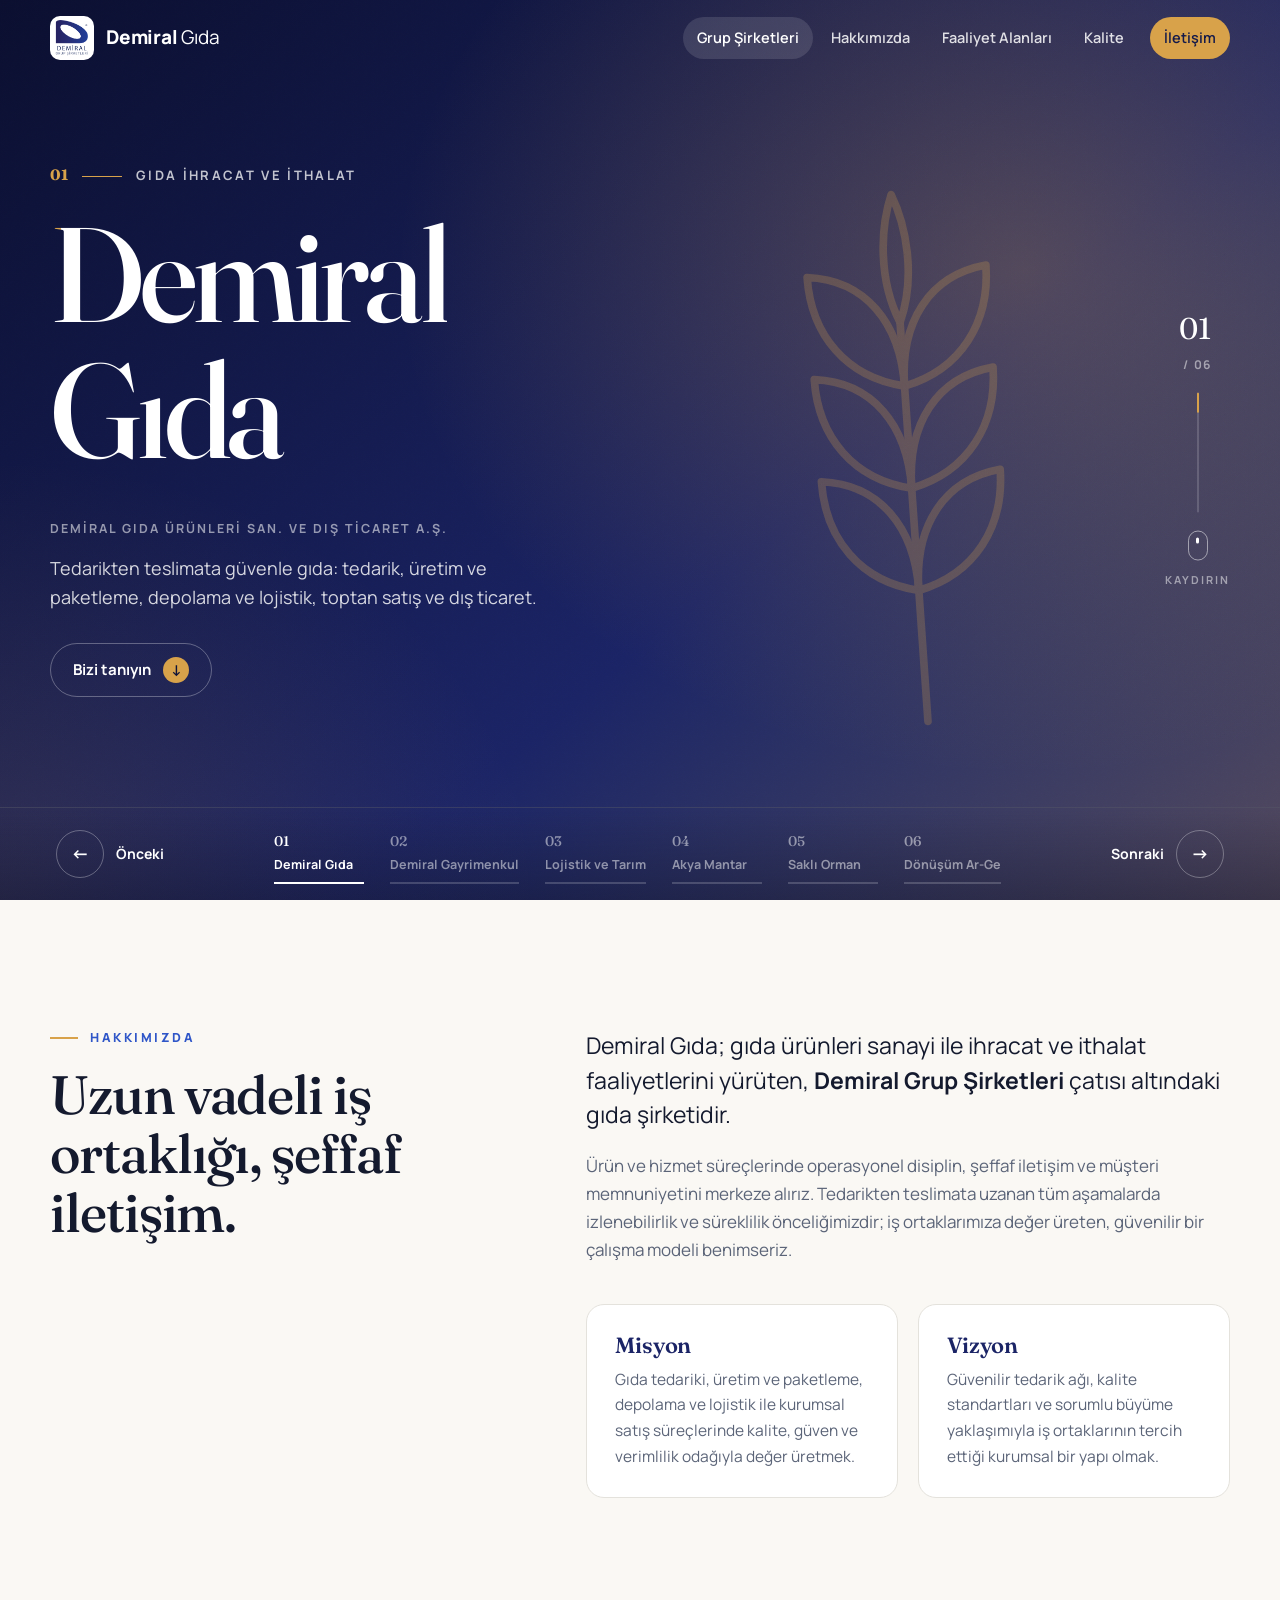
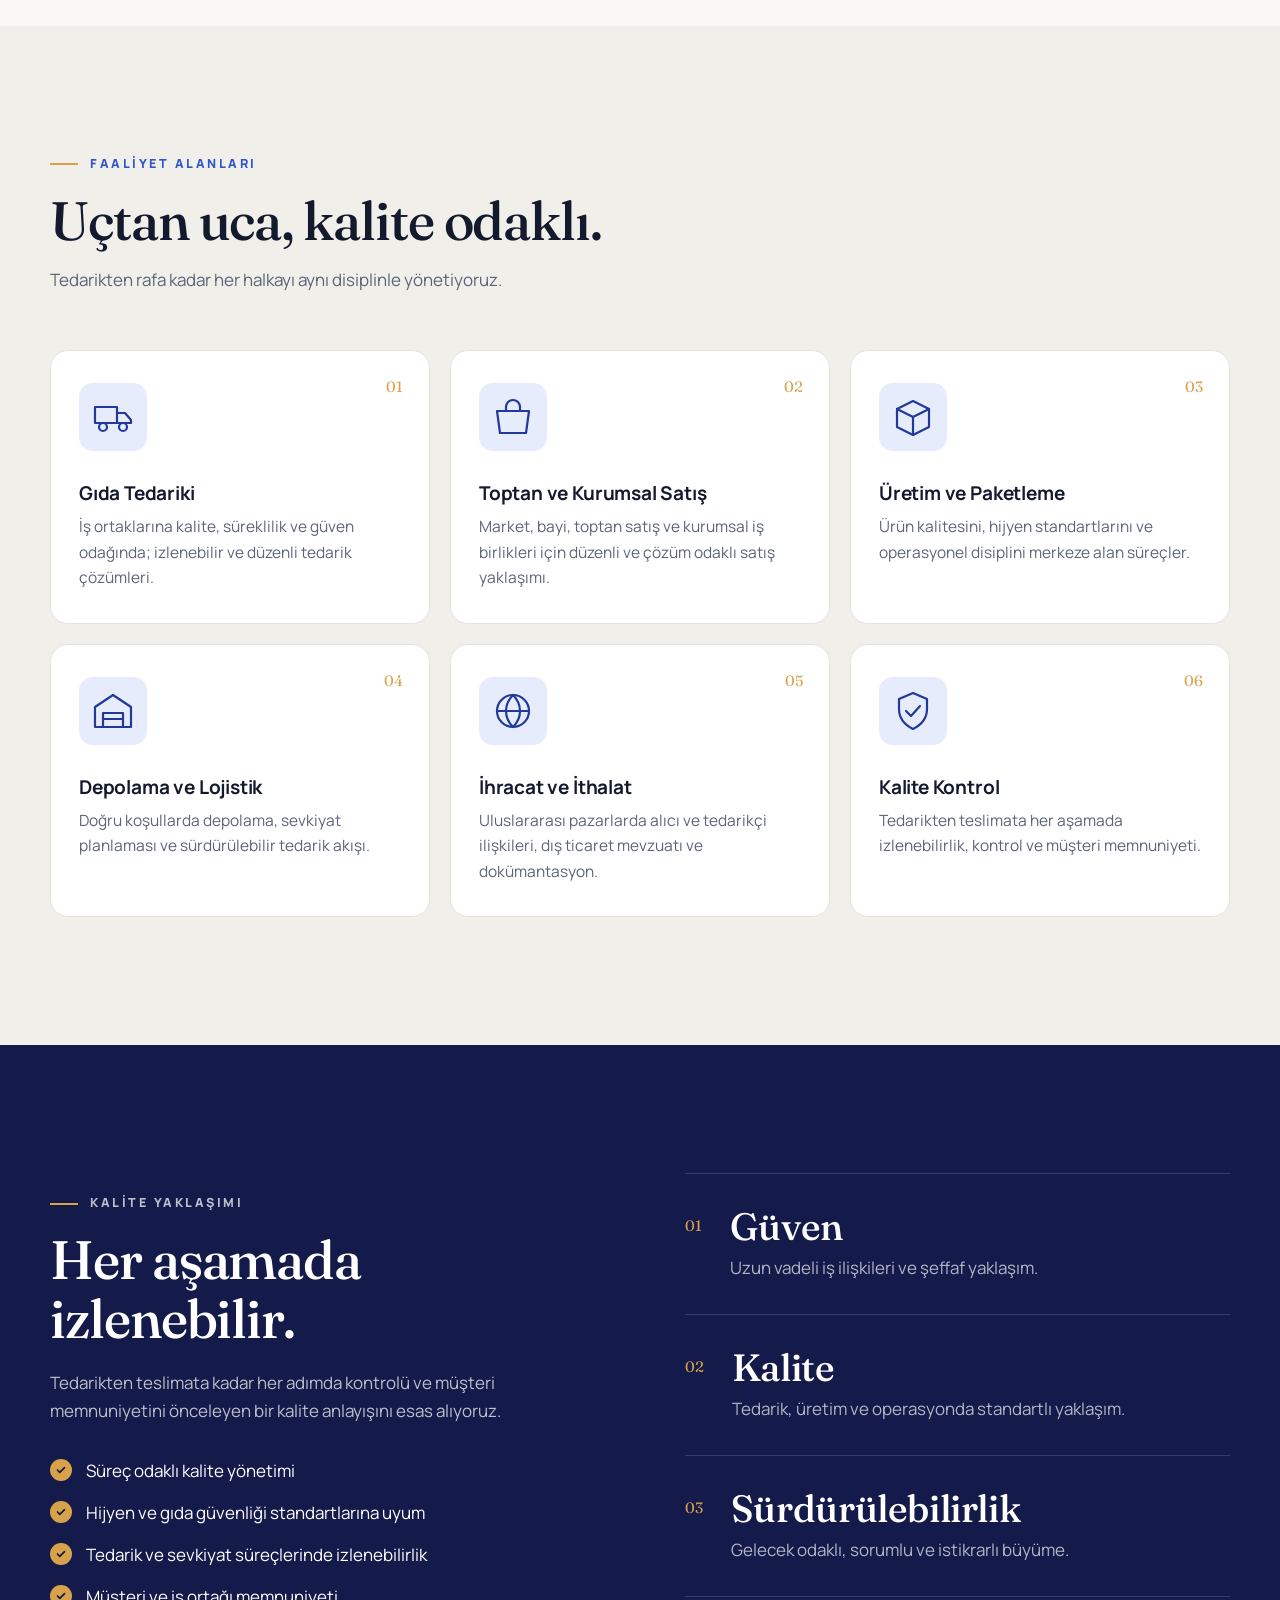
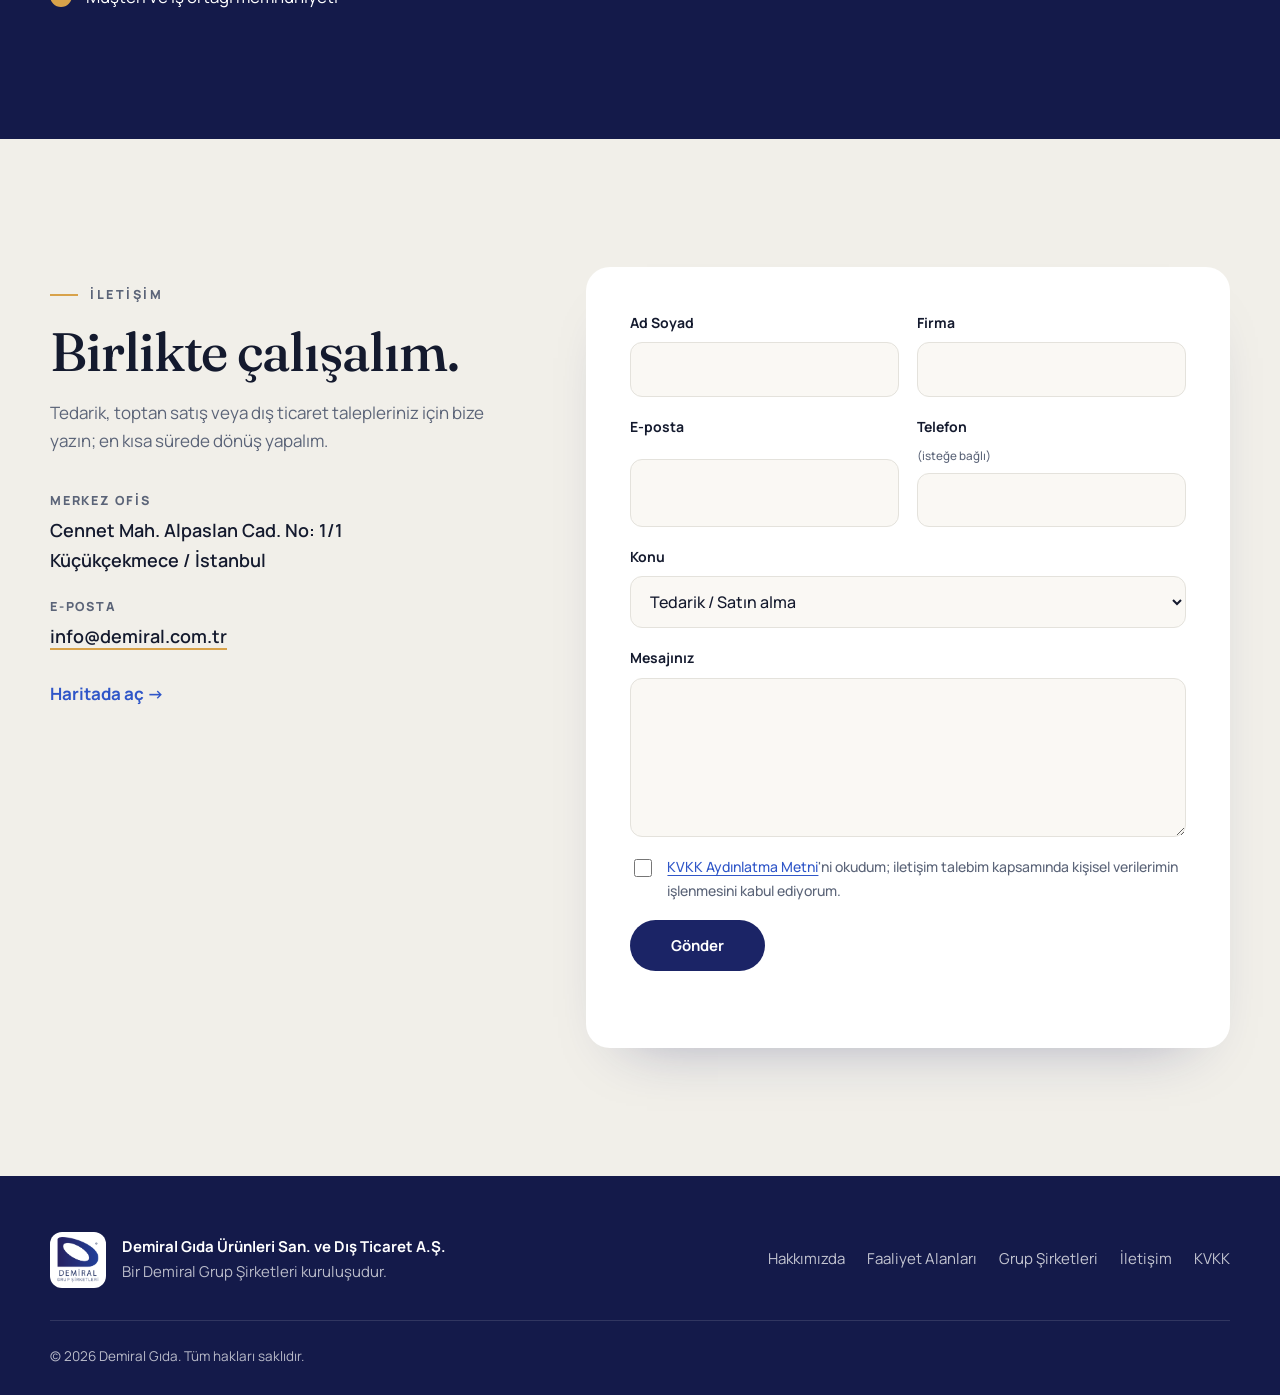
<file: index.html>
<!doctype html>
<html lang="tr">
<head>
  <meta charset="utf-8">
  <meta name="viewport" content="width=device-width, initial-scale=1">
  <title>Demiral Gıda | Gıda Tedariki, Üretim ve Dış Ticaret</title>
  <meta name="description" content="Demiral Gıda Ürünleri San. ve Dış Ticaret A.Ş. — gıda tedariki, üretim ve paketleme, depolama ve lojistik, toptan ve kurumsal satış, ihracat ve ithalat.">
  <link rel="canonical" href="https://demiralgrup.com.tr/">
  <meta property="og:type" content="website">
  <meta property="og:title" content="Demiral Gıda">
  <meta property="og:description" content="Tedarikten teslimata güvenilir, izlenebilir ve kalite odaklı gıda çözümleri.">
  <meta property="og:image" content="https://demiralgrup.com.tr/assets/img/logo.png">
  <meta name="theme-color" content="#1b2466">
  <link rel="icon" href="assets/img/favicon.svg" type="image/svg+xml">
  <link rel="preconnect" href="https://fonts.googleapis.com">
  <link rel="preconnect" href="https://fonts.gstatic.com" crossorigin>
  <link href="https://fonts.googleapis.com/css2?family=Fraunces:opsz,wght@9..144,500;9..144,600&family=Manrope:wght@400;500;600;700;800&display=swap" rel="stylesheet">
  <link rel="stylesheet" href="assets/css/style.css">
  <script type="application/ld+json">
  {"@context":"https://schema.org","@type":"Organization",
   "name":"Demiral Gıda Ürünleri San. ve Dış Ticaret A.Ş.",
   "url":"https://demiralgrup.com.tr/","logo":"https://demiralgrup.com.tr/assets/img/logo.png",
   "email":"info@demiral.com.tr",
   "address":{"@type":"PostalAddress","streetAddress":"Cennet Mah. Alpaslan Cad. No: 1/1","addressLocality":"Küçükçekmece","addressRegion":"İstanbul","addressCountry":"TR"},
   "parentOrganization":{"@type":"Organization","name":"Demiral Grup Şirketleri"}}
  </script>
</head>
<body>
<a class="skip" href="#hakkimizda">İçeriğe geç</a>

<header class="header" id="top">
  <div class="wrap header__in">
    <a class="brand" href="#top" aria-label="Demiral Gıda — sayfa başı">
      <img src="assets/img/logo.png" alt="Demiral Grup Şirketleri" width="44" height="44">
      <span class="brand__txt"><b>Demiral</b> Gıda</span>
    </a>
    <nav class="nav" id="nav" aria-label="Ana menü">
      <a href="#grup">Grup Şirketleri</a>
      <a href="#hakkimizda">Hakkımızda</a>
      <a href="#faaliyetler">Faaliyet Alanları</a>
      <a href="#kalite">Kalite</a>
      <a href="#iletisim" class="nav__cta">İletişim</a>
    </nav>
    <button class="burger" id="burger" aria-label="Menüyü aç" aria-expanded="false" aria-controls="nav">
      <span></span><span></span>
    </button>
  </div>
</header>

<main>
  <!-- GRUP ŞİRKETLERİ SLIDER -->
  <section class="show" id="grup" data-dir="next" aria-roledescription="carousel" aria-label="Demiral Grup Şirketleri">
    <div class="show__track">
      <article class="slide is-active" id="s-gida" style="--a:#d8a24a;--b:#1b2466" aria-roledescription="slide" aria-label="1 / 6">
        <div class="slide__bg" aria-hidden="true"><svg class="slide__art" viewBox="0 0 200 200"><path d="M100 185V60"/><path d="M100 80c-18-4-28-18-28-36 18 2 28 16 28 36zM100 80c18-4 28-18 28-36-18 2-28 16-28 36z"/><path d="M100 112c-18-4-28-18-28-36 18 2 28 16 28 36zM100 112c18-4 28-18 28-36-18 2-28 16-28 36z"/><path d="M100 144c-18-4-28-18-28-36 18 2 28 16 28 36zM100 144c18-4 28-18 28-36-18 2-28 16-28 36z"/><path d="M100 60c-6-14-4-30 0-40 4 10 6 26 0 40z"/></svg></div>
        <div class="wrap slide__in">
          <p class="slide__sec"><span>01</span>Gıda İhracat ve İthalat</p>
          <h1 class="slide__title"><a href="#hakkimizda"><span class="ln"><span>Demiral</span></span><span class="ln"><span>Gıda</span></span></a></h1>
          <p class="slide__legal">DEMİRAL GIDA ÜRÜNLERİ SAN. VE DIŞ TİCARET A.Ş.</p>
          <p class="slide__lead">Tedarikten teslimata güvenle gıda: tedarik, üretim ve paketleme, depolama ve lojistik, toptan satış ve dış ticaret.</p>
          <a class="slide__cta" href="#hakkimizda" tabindex="-1" aria-hidden="true">Bizi tanıyın <i>↓</i></a>
        </div>
      </article>
      <article class="slide" id="s-gayrimenkul" style="--a:#8fb3ff;--b:#16224f" aria-roledescription="slide" aria-label="2 / 6">
        <div class="slide__bg" aria-hidden="true"><svg class="slide__art" viewBox="0 0 200 200"><path d="M30 180h140"/><path d="M45 180V90h40v90M85 180V45h50v135M135 180v-70h25v70"/><path d="M60 110h10M60 135h10M60 160h10M100 70h20M100 95h20M100 120h20M100 145h20"/></svg></div>
        <div class="wrap slide__in">
          <p class="slide__sec"><span>02</span>Gayrimenkul ve İnşaat</p>
          <h2 class="slide__title"><a href="firma/gayrimenkul.html" target="_blank" rel="noopener"><span class="ln"><span>Demiral</span></span><span class="ln"><span>Gayrimenkul</span></span> <span class="sr">(yeni sekmede açılır)</span></a></h2>
          <p class="slide__legal">DEMİRAL GAYRİMENKUL İNŞAAT YATIRIM A.Ş.</p>
          <p class="slide__lead">1985'ten bu yana İstanbul, Tekirdağ ve Kırklareli'de, öz kaynakla oluşturulan portföy üzerinden gayrimenkul ticareti.</p>
          <a class="slide__cta" href="firma/gayrimenkul.html" target="_blank" rel="noopener" tabindex="-1" aria-hidden="true">Şirketi incele <i>↗</i></a>
        </div>
      </article>
      <article class="slide" id="s-tarim" style="--a:#e9c46a;--b:#1d2f4a" aria-roledescription="slide" aria-label="3 / 6">
        <div class="slide__bg" aria-hidden="true"><svg class="slide__art" viewBox="0 0 200 200"><circle cx="100" cy="70" r="26"/><path d="M100 30v-10M100 120v-8M60 70H50M150 70h-10M72 42l-7-7M135 105l-7-7M128 42l7-7M65 105l7-7"/><path d="M20 180c40-30 120-30 160 0M30 160c35-22 105-22 140 0"/></svg></div>
        <div class="wrap slide__in">
          <p class="slide__sec"><span>03</span>Tarım ve Hayvancılık</p>
          <h2 class="slide__title"><a href="firma/lojistik-tarim.html" target="_blank" rel="noopener"><span class="ln"><span>Lojistik</span></span><span class="ln"><span>ve Tarım</span></span> <span class="sr">(yeni sekmede açılır)</span></a></h2>
          <p class="slide__legal">DEMİRAL LOJİSTİK VE TARIM İŞLETMELERİ A.Ş.</p>
          <p class="slide__lead">Trakya Bölgesi'nde yıllık 750.000 kg buğday ve 250.000 kg ayçiçeği üretimi, son teknoloji tarım ekipmanlarıyla.</p>
          <a class="slide__cta" href="firma/lojistik-tarim.html" target="_blank" rel="noopener" tabindex="-1" aria-hidden="true">Şirketi incele <i>↗</i></a>
        </div>
      </article>
      <article class="slide" id="s-akya" style="--a:#f0a868;--b:#2a1f3d" aria-roledescription="slide" aria-label="4 / 6">
        <div class="slide__bg" aria-hidden="true"><svg class="slide__art" viewBox="0 0 200 200"><path d="M40 105c0-40 27-65 60-65s60 25 60 65z"/><path d="M78 105v50c0 14 10 22 22 22s22-8 22-22v-50"/><circle cx="80" cy="75" r="6"/><circle cx="118" cy="68" r="5"/><circle cx="102" cy="88" r="4"/><path d="M20 180h160"/></svg></div>
        <div class="wrap slide__in">
          <p class="slide__sec"><span>04</span>Gıda Dış Ticaret</p>
          <h2 class="slide__title"><a href="https://mertcilli.github.io/akyamantar/" target="_blank" rel="noopener"><span class="ln"><span>Akya</span></span><span class="ln"><span>Mantar</span></span> <span class="sr">(yeni sekmede açılır)</span></a></h2>
          <p class="slide__legal">AKYA MANTAR DIŞ TİCARET A.Ş.</p>
          <p class="slide__lead">Türkiye'nin zengin doğa mantarı potansiyelini ekonomiye kazandıran ihracat ve ithalat odaklı dış ticaret.</p>
          <a class="slide__cta" href="https://mertcilli.github.io/akyamantar/" target="_blank" rel="noopener" tabindex="-1" aria-hidden="true">Web sitesine git <i>↗</i></a>
        </div>
      </article>
      <article class="slide" id="s-sena" style="--a:#7fd1a8;--b:#10302a" aria-roledescription="slide" aria-label="5 / 6">
        <div class="slide__bg" aria-hidden="true"><svg class="slide__art" viewBox="0 0 200 200"><path d="M60 180V140M140 180V130M100 180V120"/><path d="M60 140l-25 0 25-40-18 0 18-35 18 35-18 0 25 40z"/><path d="M140 130l-25 0 25-40-18 0 18-40 18 40-18 0 25 40z"/><path d="M100 120l-30 0 30-50-20 0 20-45 20 45-20 0 30 50z"/><path d="M20 180h160"/></svg></div>
        <div class="wrap slide__in">
          <p class="slide__sec"><span>05</span>E-ticaret</p>
          <h2 class="slide__title"><a href="https://www.sakliorman.com" target="_blank" rel="noopener"><span class="ln"><span>Saklı</span></span><span class="ln"><span>Orman</span></span> <span class="sr">(yeni sekmede açılır)</span></a></h2>
          <p class="slide__legal">SENA MANTAR VE ORMAN ÜRÜNLERİ A.Ş.</p>
          <p class="slide__lead">Mantar ve orman ürünlerini Saklı Orman markasıyla e-ticaret üzerinden son tüketiciye ulaştırır.</p>
          <a class="slide__cta" href="https://www.sakliorman.com" target="_blank" rel="noopener" tabindex="-1" aria-hidden="true">sakliorman.com <i>↗</i></a>
        </div>
      </article>
      <article class="slide" id="s-donusum" style="--a:#b9a4ff;--b:#1e1a4f" aria-roledescription="slide" aria-label="6 / 6">
        <div class="slide__bg" aria-hidden="true"><svg class="slide__art" viewBox="0 0 200 200"><path d="M30 30h140v140H30z"/><path d="M30 70h140M30 110h140M30 150h140M70 30v140M110 30v140M150 30v140" opacity=".45"/><path d="M50 150l45-80 45 80z"/><circle cx="95" cy="70" r="8"/></svg></div>
        <div class="wrap slide__in">
          <p class="slide__sec"><span>06</span>Proje Danışmanlığı</p>
          <h2 class="slide__title"><a href="firma/donusum-arge.html" target="_blank" rel="noopener"><span class="ln"><span>Dönüşüm</span></span><span class="ln"><span>Ar-Ge</span></span> <span class="sr">(yeni sekmede açılır)</span></a></h2>
          <p class="slide__legal">DÖNÜŞÜM ARGE VE DANIŞMANLIK A.Ş.</p>
          <p class="slide__lead">Araştırma-geliştirme ve proje danışmanlığı; her türlü fabrika binası ve konut projesi.</p>
          <a class="slide__cta" href="firma/donusum-arge.html" target="_blank" rel="noopener" tabindex="-1" aria-hidden="true">Şirketi incele <i>↗</i></a>
        </div>
      </article>
    </div>
    <div class="show__bar">
      <div class="wrap show__bar-in">
        <button class="show__nav" type="button" data-dir="-1" aria-label="Önceki şirket"><i>←</i><span>Önceki</span></button>
        <ol class="show__dots" role="tablist" aria-label="Şirket seç">
          <li><button type="button" role="tab" aria-controls="s-gida" aria-selected="true" data-go="0"><b>01</b><span>Demiral Gıda</span><em></em></button></li>
          <li><button type="button" role="tab" aria-controls="s-gayrimenkul" aria-selected="false" data-go="1"><b>02</b><span>Demiral Gayrimenkul</span><em></em></button></li>
          <li><button type="button" role="tab" aria-controls="s-tarim" aria-selected="false" data-go="2"><b>03</b><span>Lojistik ve Tarım</span><em></em></button></li>
          <li><button type="button" role="tab" aria-controls="s-akya" aria-selected="false" data-go="3"><b>04</b><span>Akya Mantar</span><em></em></button></li>
          <li><button type="button" role="tab" aria-controls="s-sena" aria-selected="false" data-go="4"><b>05</b><span>Saklı Orman</span><em></em></button></li>
          <li><button type="button" role="tab" aria-controls="s-donusum" aria-selected="false" data-go="5"><b>06</b><span>Dönüşüm Ar-Ge</span><em></em></button></li>
        </ol>
        <button class="show__nav" type="button" data-dir="1" aria-label="Sonraki şirket"><span>Sonraki</span><i>→</i></button>
      </div>
    </div>
    <div class="show__count" aria-hidden="true">
      <div class="show__num"><div class="show__roll"><span>01</span><span>02</span><span>03</span><span>04</span><span>05</span><span>06</span></div></div>
      <span class="show__total">/ 06</span>
      <span class="show__rail"><i></i></span>
      <span class="show__cue"><i></i>Kaydırın</span>
    </div>
  </section>

  <!-- HAKKIMIZDA -->
  <section class="sec" id="hakkimizda">
    <div class="wrap about">
      <div class="about__head reveal">
        <p class="eyebrow">Hakkımızda</p>
        <h2>Uzun vadeli iş ortaklığı, şeffaf iletişim.</h2>
      </div>
      <div class="about__body reveal">
        <p class="lead">Demiral Gıda; gıda ürünleri sanayi ile ihracat ve ithalat faaliyetlerini yürüten, <strong>Demiral Grup Şirketleri</strong> çatısı altındaki gıda şirketidir.</p>
        <p>Ürün ve hizmet süreçlerinde operasyonel disiplin, şeffaf iletişim ve müşteri memnuniyetini merkeze alırız. Tedarikten teslimata uzanan tüm aşamalarda izlenebilirlik ve süreklilik önceliğimizdir; iş ortaklarımıza değer üreten, güvenilir bir çalışma modeli benimseriz.</p>
        <div class="mv">
          <div class="mv__item">
            <h3>Misyon</h3>
            <p>Gıda tedariki, üretim ve paketleme, depolama ve lojistik ile kurumsal satış süreçlerinde kalite, güven ve verimlilik odağıyla değer üretmek.</p>
          </div>
          <div class="mv__item">
            <h3>Vizyon</h3>
            <p>Güvenilir tedarik ağı, kalite standartları ve sorumlu büyüme yaklaşımıyla iş ortaklarının tercih ettiği kurumsal bir yapı olmak.</p>
          </div>
        </div>
      </div>
    </div>
  </section>

  <!-- FAALİYET ALANLARI -->
  <section class="sec sec--tint" id="faaliyetler">
    <div class="wrap">
      <div class="sec__head reveal">
        <p class="eyebrow">Faaliyet Alanları</p>
        <h2>Uçtan uca, kalite odaklı.</h2>
        <p>Tedarikten rafa kadar her halkayı aynı disiplinle yönetiyoruz.</p>
      </div>
      <ol class="cards">
        <li class="card reveal">
          <span class="card__no">01</span>
          <svg class="card__ic" viewBox="0 0 48 48" aria-hidden="true"><path d="M6 30h22V14H6zM28 20h8l6 7v3H28z"/><circle cx="14" cy="34" r="4"/><circle cx="34" cy="34" r="4"/></svg>
          <h3>Gıda Tedariki</h3>
          <p>İş ortaklarına kalite, süreklilik ve güven odağında; izlenebilir ve düzenli tedarik çözümleri.</p>
        </li>
        <li class="card reveal">
          <span class="card__no">02</span>
          <svg class="card__ic" viewBox="0 0 48 48" aria-hidden="true"><path d="M8 18h32l-3 22H11z"/><path d="M17 18v-4a7 7 0 0 1 14 0v4"/></svg>
          <h3>Toptan ve Kurumsal Satış</h3>
          <p>Market, bayi, toptan satış ve kurumsal iş birlikleri için düzenli ve çözüm odaklı satış yaklaşımı.</p>
        </li>
        <li class="card reveal">
          <span class="card__no">03</span>
          <svg class="card__ic" viewBox="0 0 48 48" aria-hidden="true"><path d="M8 16l16-8 16 8v18l-16 8-16-8z"/><path d="M8 16l16 8 16-8M24 24v18"/></svg>
          <h3>Üretim ve Paketleme</h3>
          <p>Ürün kalitesini, hijyen standartlarını ve operasyonel disiplini merkeze alan süreçler.</p>
        </li>
        <li class="card reveal">
          <span class="card__no">04</span>
          <svg class="card__ic" viewBox="0 0 48 48" aria-hidden="true"><path d="M6 20L24 8l18 12v20H6z"/><path d="M14 40V26h20v14M14 32h20"/></svg>
          <h3>Depolama ve Lojistik</h3>
          <p>Doğru koşullarda depolama, sevkiyat planlaması ve sürdürülebilir tedarik akışı.</p>
        </li>
        <li class="card reveal">
          <span class="card__no">05</span>
          <svg class="card__ic" viewBox="0 0 48 48" aria-hidden="true"><circle cx="24" cy="24" r="16"/><path d="M8 24h32M24 8c5 5 7 10 7 16s-2 11-7 16c-5-5-7-10-7-16s2-11 7-16z"/></svg>
          <h3>İhracat ve İthalat</h3>
          <p>Uluslararası pazarlarda alıcı ve tedarikçi ilişkileri, dış ticaret mevzuatı ve dokümantasyon.</p>
        </li>
        <li class="card reveal">
          <span class="card__no">06</span>
          <svg class="card__ic" viewBox="0 0 48 48" aria-hidden="true"><path d="M24 6l14 6v10c0 9-6 16-14 20-8-4-14-11-14-20V12z"/><path d="M17 24l5 5 9-10"/></svg>
          <h3>Kalite Kontrol</h3>
          <p>Tedarikten teslimata her aşamada izlenebilirlik, kontrol ve müşteri memnuniyeti.</p>
        </li>
      </ol>
    </div>
  </section>

  <!-- KALİTE & DEĞERLER -->
  <section class="sec quality" id="kalite">
    <div class="wrap quality__in">
      <div class="quality__l reveal">
        <p class="eyebrow eyebrow--light">Kalite Yaklaşımı</p>
        <h2>Her aşamada izlenebilir.</h2>
        <p>Tedarikten teslimata kadar her adımda kontrolü ve müşteri memnuniyetini önceleyen bir kalite anlayışını esas alıyoruz.</p>
        <ul class="checks">
          <li>Süreç odaklı kalite yönetimi</li>
          <li>Hijyen ve gıda güvenliği standartlarına uyum</li>
          <li>Tedarik ve sevkiyat süreçlerinde izlenebilirlik</li>
          <li>Müşteri ve iş ortağı memnuniyeti</li>
        </ul>
      </div>
      <ol class="values reveal" aria-label="Değerlerimiz">
        <li><span>01</span><div><h3>Güven</h3><p>Uzun vadeli iş ilişkileri ve şeffaf yaklaşım.</p></div></li>
        <li><span>02</span><div><h3>Kalite</h3><p>Tedarik, üretim ve operasyonda standartlı yaklaşım.</p></div></li>
        <li><span>03</span><div><h3>Sürdürülebilirlik</h3><p>Gelecek odaklı, sorumlu ve istikrarlı büyüme.</p></div></li>
      </ol>
    </div>
  </section>

  <!-- İLETİŞİM -->
  <section class="sec sec--tint" id="iletisim">
    <div class="wrap contact">
      <div class="contact__info reveal">
        <p class="eyebrow">İletişim</p>
        <h2>Birlikte çalışalım.</h2>
        <p>Tedarik, toptan satış veya dış ticaret talepleriniz için bize yazın; en kısa sürede dönüş yapalım.</p>
        <dl class="info">
          <div><dt>Merkez Ofis</dt><dd>Cennet Mah. Alpaslan Cad. No: 1/1<br>Küçükçekmece / İstanbul</dd></div>
          <div><dt>E-posta</dt><dd><a href="mailto:info@demiral.com.tr">info@demiral.com.tr</a></dd></div>
          <!-- TODO: telefon numarası gelince ekle -->
        </dl>
        <a class="maplink" href="https://www.google.com/maps/search/?api=1&query=Cennet+Mah.+Alpaslan+Cad.+No+1+K%C3%BC%C3%A7%C3%BCk%C3%A7ekmece+%C4%B0stanbul" target="_blank" rel="noopener">Haritada aç →</a>
      </div>

      <form class="form reveal" id="contactForm" action="send-mail.php" method="post" novalidate>
        <input type="text" name="website" class="hp" tabindex="-1" autocomplete="off" aria-hidden="true">
        <div class="form__row">
          <label>Ad Soyad<input name="name" required autocomplete="name"></label>
          <label>Firma<input name="company" autocomplete="organization"></label>
        </div>
        <div class="form__row">
          <label>E-posta<input type="email" name="email" required autocomplete="email"></label>
          <label>Telefon <small>(isteğe bağlı)</small><input type="tel" name="phone" autocomplete="tel"></label>
        </div>
        <label>Konu
          <select name="subject">
            <option>Tedarik / Satın alma</option>
            <option>Toptan ve kurumsal satış</option>
            <option>İhracat / İthalat</option>
            <option>Diğer</option>
          </select>
        </label>
        <label>Mesajınız<textarea name="message" rows="5" required></textarea></label>
        <label class="consent">
          <input type="checkbox" name="kvkk" required>
          <span><button type="button" class="linkbtn" data-open="kvkkDialog">KVKK Aydınlatma Metni</button>'ni okudum; iletişim talebim kapsamında kişisel verilerimin işlenmesini kabul ediyorum.</span>
        </label>
        <button class="btn btn--dark" type="submit">Gönder</button>
        <p class="form__msg" role="status" aria-live="polite"></p>
      </form>
    </div>
  </section>
</main>

<footer class="footer">
  <div class="wrap footer__in">
    <div class="footer__brand">
      <img src="assets/img/logo.png" alt="" width="56" height="56">
      <p><b>Demiral Gıda Ürünleri San. ve Dış Ticaret A.Ş.</b><br>Bir Demiral Grup Şirketleri kuruluşudur.</p>
    </div>
    <nav class="footer__nav" aria-label="Alt menü">
      <a href="#hakkimizda">Hakkımızda</a>
      <a href="#faaliyetler">Faaliyet Alanları</a>
      <a href="#grup">Grup Şirketleri</a>
      <a href="#iletisim">İletişim</a>
      <button type="button" class="linkbtn" data-open="kvkkDialog">KVKK</button>
    </nav>
  </div>
  <div class="wrap footer__bot">© <span id="year">2026</span> Demiral Gıda. Tüm hakları saklıdır.</div>
</footer>

<dialog class="dialog" id="kvkkDialog" aria-labelledby="kvkkTitle">
  <div class="dialog__in">
    <button class="dialog__x" type="button" data-close aria-label="Kapat">×</button>
    <h2 id="kvkkTitle">KVKK Aydınlatma Metni</h2>
    <p>6698 sayılı Kişisel Verilerin Korunması Kanunu (“KVKK”) uyarınca kişisel verileriniz, veri sorumlusu sıfatıyla <strong>Demiral Gıda Ürünleri San. ve Dış Ticaret A.Ş.</strong> (Cennet Mah. Alpaslan Cad. No: 1/1 Küçükçekmece / İstanbul, info@demiral.com.tr) tarafından aşağıdaki kapsamda işlenir.</p>
    <h3>İşlenen veriler</h3>
    <p>Yalnızca iletişim formu aracılığıyla ilettiğiniz ad-soyad, firma, e-posta, telefon (isteğe bağlı), konu ve mesaj içeriği.</p>
    <h3>Amaç ve hukuki sebep</h3>
    <p>İletişim taleplerinin yanıtlanması, iş birliği ve tedarik görüşmelerinin yürütülmesi; KVKK m.5/2-c (sözleşmenin kurulması), m.5/2-f (meşru menfaat) ve m.5/1 (açık rıza).</p>
    <h3>Aktarım</h3>
    <p>Verileriniz yalnızca barındırma ve e-posta altyapısı hizmeti alınan tedarikçilere ve hukuki yükümlülük hâlinde yetkili kurumlara aktarılabilir; pazarlama amacıyla üçüncü taraflarla paylaşılmaz.</p>
    <h3>Haklarınız</h3>
    <p>KVKK m.11 kapsamındaki haklarınıza ilişkin taleplerinizi <a href="mailto:info@demiral.com.tr">info@demiral.com.tr</a> adresine iletebilirsiniz.</p>
  </div>
</dialog>

<script src="assets/js/main.js" defer></script>
</body>
</html>
</file>
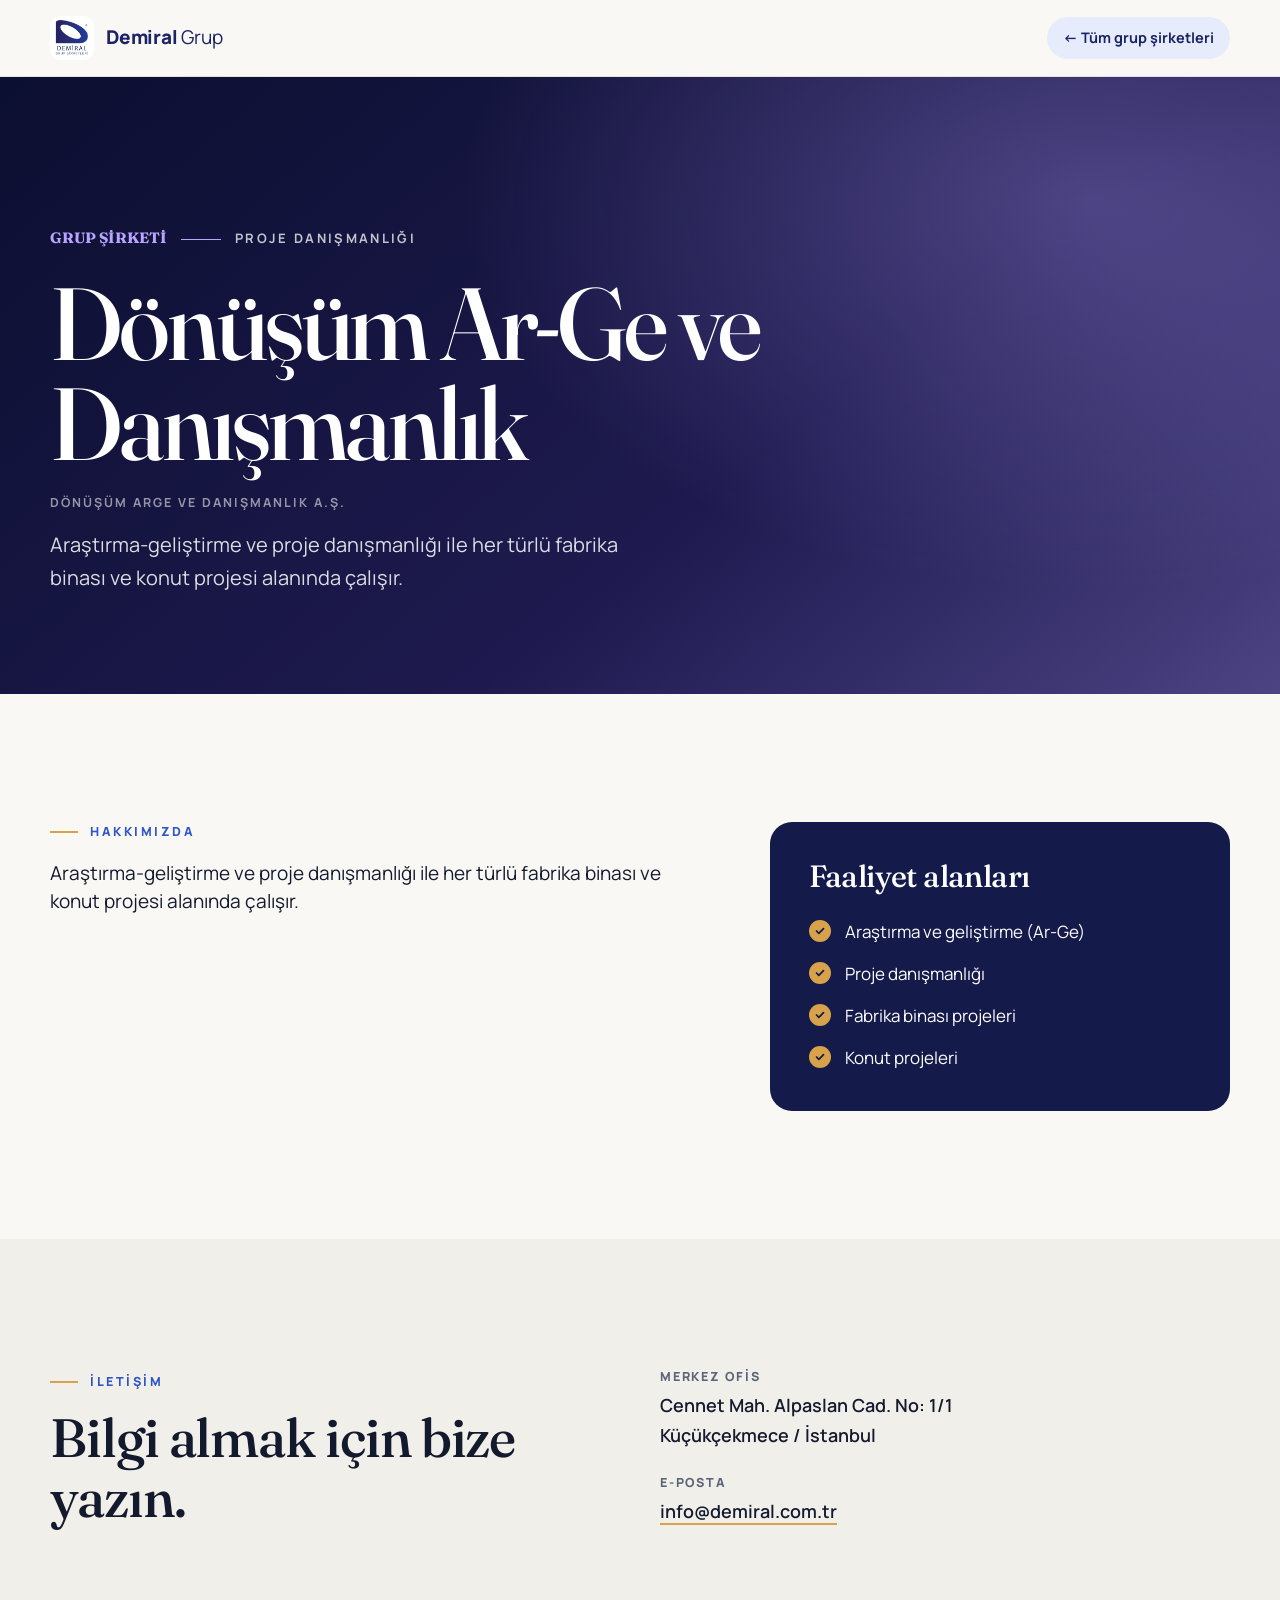
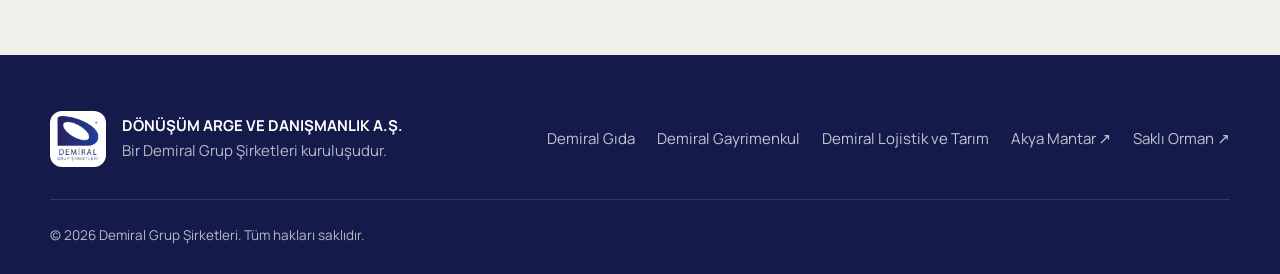
<file: firma/donusum-arge.html>
<!doctype html>
<html lang="tr">
<head>
  <meta charset="utf-8">
  <meta name="viewport" content="width=device-width, initial-scale=1">
  <title>Dönüşüm Ar-Ge ve Danışmanlık | Demiral Grup Şirketleri</title>
  <meta name="description" content="Araştırma-geliştirme ve proje danışmanlığı ile her türlü fabrika binası ve konut projesi alanında çalışır.">
  <meta name="theme-color" content="#1e1a4f">
  <link rel="icon" href="../assets/img/favicon.svg" type="image/svg+xml">
  <link rel="preconnect" href="https://fonts.googleapis.com">
  <link rel="preconnect" href="https://fonts.gstatic.com" crossorigin>
  <link href="https://fonts.googleapis.com/css2?family=Fraunces:opsz,wght@9..144,500;9..144,600&family=Manrope:wght@400;500;600;700;800&display=swap" rel="stylesheet">
  <link rel="stylesheet" href="../assets/css/style.css">
</head>
<body class="fpage" style="--a:#b9a4ff;--b:#1e1a4f">
<header class="header is-solid">
  <div class="wrap header__in">
    <a class="brand" href="../index.html">
      <img src="../assets/img/logo.png" alt="Demiral Grup Şirketleri" width="44" height="44">
      <span class="brand__txt"><b>Demiral</b> Grup</span>
    </a>
    <a class="fback" href="../index.html#grup">← Tüm grup şirketleri</a>
  </div>
</header>
<main>
  <section class="fhero">
    <div class="wrap">
      <p class="slide__sec"><span>Grup Şirketi</span>Proje Danışmanlığı</p>
      <h1>Dönüşüm Ar-Ge ve Danışmanlık</h1>
      <p class="fhero__legal">DÖNÜŞÜM ARGE VE DANIŞMANLIK A.Ş.</p>
      <p class="fhero__lead">Araştırma-geliştirme ve proje danışmanlığı ile her türlü fabrika binası ve konut projesi alanında çalışır.</p>
    </div>
  </section>
  <section class="sec">
    <div class="wrap fbody">
      <div class="fbody__main">
        <p class="eyebrow">Hakkımızda</p>
        <p class="lead">Araştırma-geliştirme ve proje danışmanlığı ile her türlü fabrika binası ve konut projesi alanında çalışır.</p>
        
        
      </div>
      <aside class="fbody__side">
        <h2>Faaliyet alanları</h2>
        <ul class="checks"><li>Araştırma ve geliştirme (Ar-Ge)</li><li>Proje danışmanlığı</li><li>Fabrika binası projeleri</li><li>Konut projeleri</li></ul>
      </aside>
    </div>
  </section>
  <section class="sec sec--tint fcontact">
    <div class="wrap fcontact__in">
      <div>
        <p class="eyebrow">İletişim</p>
        <h2>Bilgi almak için bize yazın.</h2>
      </div>
      <dl class="info">
        <div><dt>Merkez Ofis</dt><dd>Cennet Mah. Alpaslan Cad. No: 1/1<br>Küçükçekmece / İstanbul</dd></div>
        <div><dt>E-posta</dt><dd><a href="mailto:info@demiral.com.tr">info@demiral.com.tr</a></dd></div>
      </dl>
    </div>
  </section>
</main>
<footer class="footer">
  <div class="wrap footer__in">
    <div class="footer__brand">
      <img src="../assets/img/logo.png" alt="" width="56" height="56">
      <p><b>DÖNÜŞÜM ARGE VE DANIŞMANLIK A.Ş.</b><br>Bir Demiral Grup Şirketleri kuruluşudur.</p>
    </div>
    <nav class="footer__nav" aria-label="Grup şirketleri"><a href="../index.html">Demiral Gıda</a><a href="gayrimenkul.html">Demiral Gayrimenkul</a><a href="lojistik-tarim.html">Demiral Lojistik ve Tarım</a><a href="https://mertcilli.github.io/akyamantar/" target="_blank" rel="noopener">Akya Mantar ↗</a><a href="https://www.sakliorman.com" target="_blank" rel="noopener">Saklı Orman ↗</a></nav>
  </div>
  <div class="wrap footer__bot">© 2026 Demiral Grup Şirketleri. Tüm hakları saklıdır.</div>
</footer>
</body>
</html>
</file>
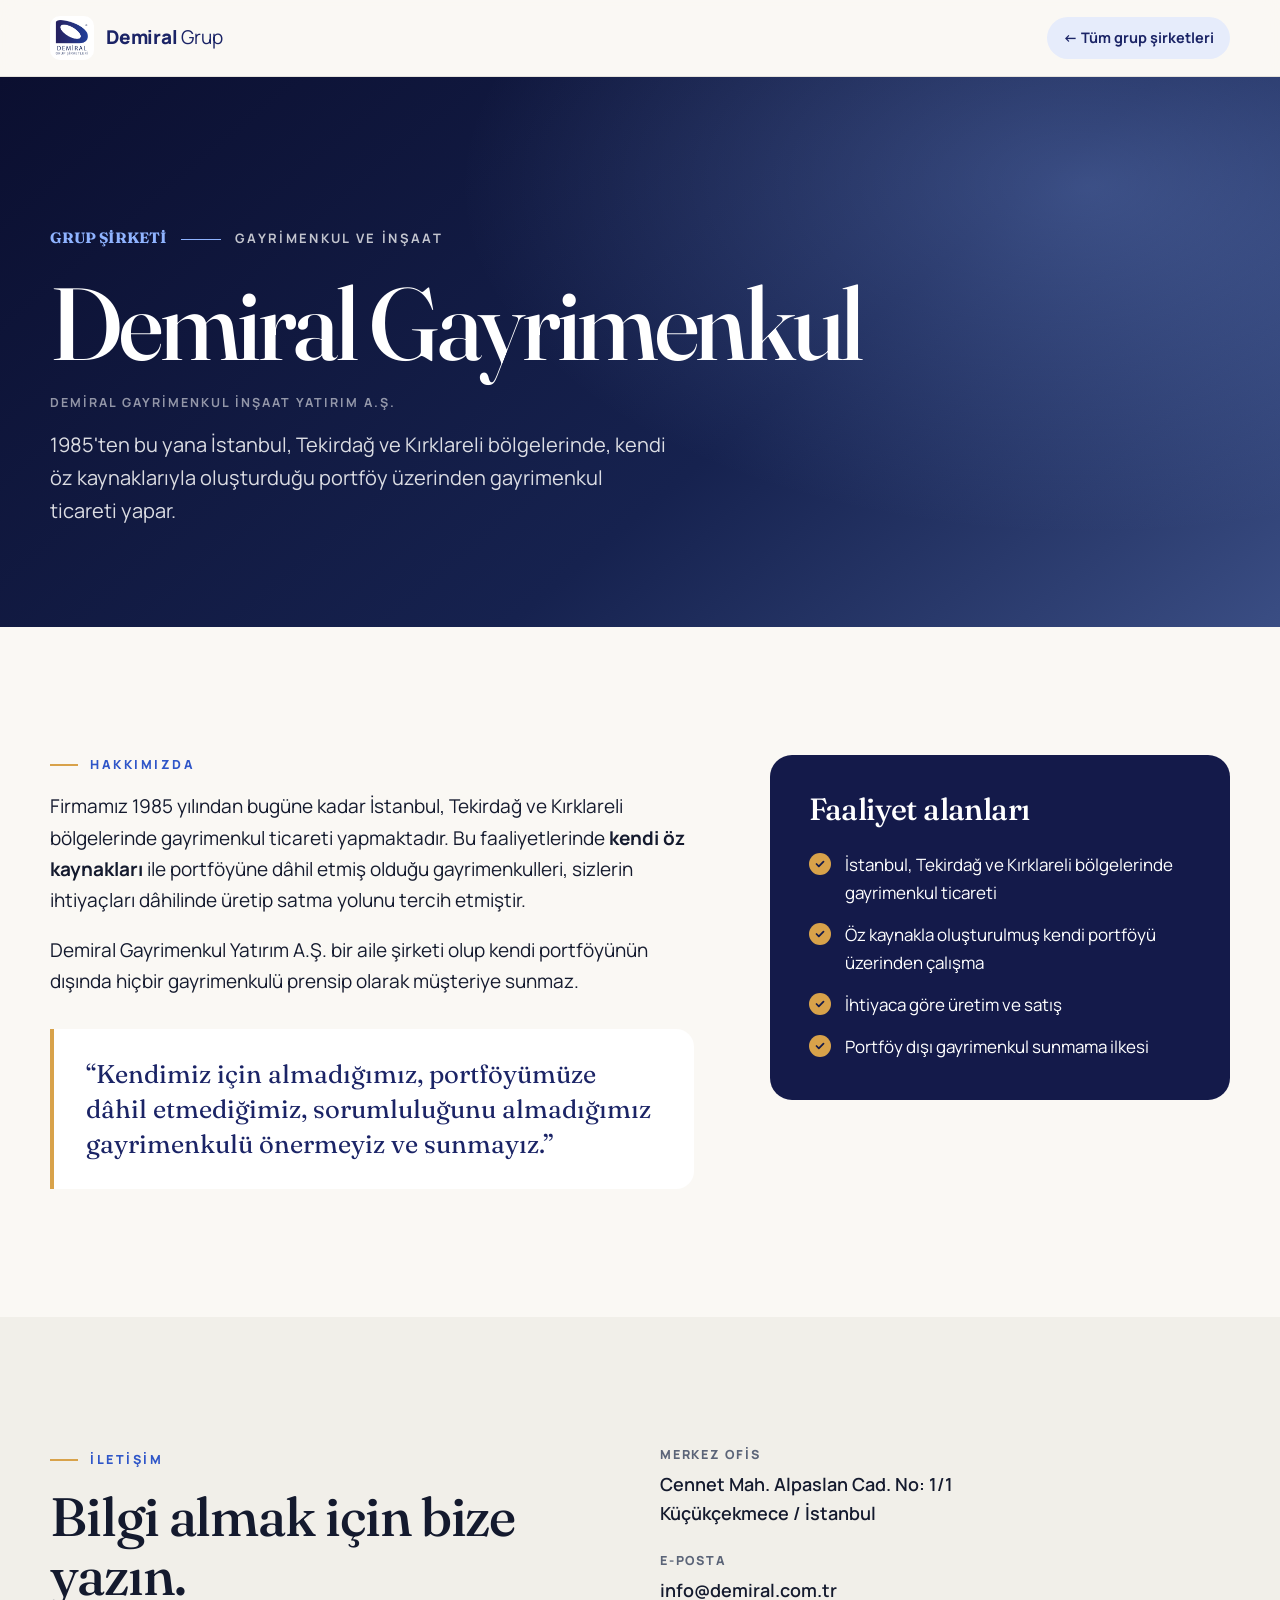
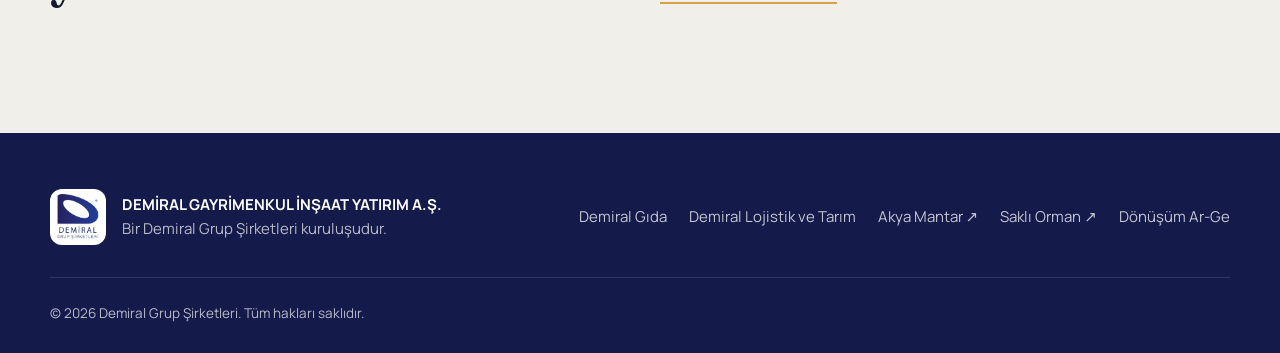
<file: firma/gayrimenkul.html>
<!doctype html>
<html lang="tr">
<head>
  <meta charset="utf-8">
  <meta name="viewport" content="width=device-width, initial-scale=1">
  <title>Demiral Gayrimenkul | Demiral Grup Şirketleri</title>
  <meta name="description" content="1985'ten bu yana İstanbul, Tekirdağ ve Kırklareli bölgelerinde, kendi öz kaynaklarıyla oluşturduğu portföy üzerinden gayrimenkul ticareti yapar.">
  <meta name="theme-color" content="#16224f">
  <link rel="icon" href="../assets/img/favicon.svg" type="image/svg+xml">
  <link rel="preconnect" href="https://fonts.googleapis.com">
  <link rel="preconnect" href="https://fonts.gstatic.com" crossorigin>
  <link href="https://fonts.googleapis.com/css2?family=Fraunces:opsz,wght@9..144,500;9..144,600&family=Manrope:wght@400;500;600;700;800&display=swap" rel="stylesheet">
  <link rel="stylesheet" href="../assets/css/style.css">
</head>
<body class="fpage" style="--a:#8fb3ff;--b:#16224f">
<header class="header is-solid">
  <div class="wrap header__in">
    <a class="brand" href="../index.html">
      <img src="../assets/img/logo.png" alt="Demiral Grup Şirketleri" width="44" height="44">
      <span class="brand__txt"><b>Demiral</b> Grup</span>
    </a>
    <a class="fback" href="../index.html#grup">← Tüm grup şirketleri</a>
  </div>
</header>
<main>
  <section class="fhero">
    <div class="wrap">
      <p class="slide__sec"><span>Grup Şirketi</span>Gayrimenkul ve İnşaat</p>
      <h1>Demiral Gayrimenkul</h1>
      <p class="fhero__legal">DEMİRAL GAYRİMENKUL İNŞAAT YATIRIM A.Ş.</p>
      <p class="fhero__lead">1985'ten bu yana İstanbul, Tekirdağ ve Kırklareli bölgelerinde, kendi öz kaynaklarıyla oluşturduğu portföy üzerinden gayrimenkul ticareti yapar.</p>
    </div>
  </section>
  <section class="sec">
    <div class="wrap fbody">
      <div class="fbody__main">
        <p class="eyebrow">Hakkımızda</p>
        <p>Firmamız 1985 yılından bugüne kadar İstanbul, Tekirdağ ve Kırklareli bölgelerinde gayrimenkul ticareti yapmaktadır. Bu faaliyetlerinde <strong>kendi öz kaynakları</strong> ile portföyüne dâhil etmiş olduğu gayrimenkulleri, sizlerin ihtiyaçları dâhilinde üretip satma yolunu tercih etmiştir.</p><p>Demiral Gayrimenkul Yatırım A.Ş. bir aile şirketi olup kendi portföyünün dışında hiçbir gayrimenkulü prensip olarak müşteriye sunmaz.</p>
        <blockquote class="fquote">“Kendimiz için almadığımız, portföyümüze dâhil etmediğimiz, sorumluluğunu almadığımız gayrimenkulü önermeyiz ve sunmayız.”</blockquote>
        
      </div>
      <aside class="fbody__side">
        <h2>Faaliyet alanları</h2>
        <ul class="checks"><li>İstanbul, Tekirdağ ve Kırklareli bölgelerinde gayrimenkul ticareti</li><li>Öz kaynakla oluşturulmuş kendi portföyü üzerinden çalışma</li><li>İhtiyaca göre üretim ve satış</li><li>Portföy dışı gayrimenkul sunmama ilkesi</li></ul>
      </aside>
    </div>
  </section>
  <section class="sec sec--tint fcontact">
    <div class="wrap fcontact__in">
      <div>
        <p class="eyebrow">İletişim</p>
        <h2>Bilgi almak için bize yazın.</h2>
      </div>
      <dl class="info">
        <div><dt>Merkez Ofis</dt><dd>Cennet Mah. Alpaslan Cad. No: 1/1<br>Küçükçekmece / İstanbul</dd></div>
        <div><dt>E-posta</dt><dd><a href="mailto:info@demiral.com.tr">info@demiral.com.tr</a></dd></div>
      </dl>
    </div>
  </section>
</main>
<footer class="footer">
  <div class="wrap footer__in">
    <div class="footer__brand">
      <img src="../assets/img/logo.png" alt="" width="56" height="56">
      <p><b>DEMİRAL GAYRİMENKUL İNŞAAT YATIRIM A.Ş.</b><br>Bir Demiral Grup Şirketleri kuruluşudur.</p>
    </div>
    <nav class="footer__nav" aria-label="Grup şirketleri"><a href="../index.html">Demiral Gıda</a><a href="lojistik-tarim.html">Demiral Lojistik ve Tarım</a><a href="https://mertcilli.github.io/akyamantar/" target="_blank" rel="noopener">Akya Mantar ↗</a><a href="https://www.sakliorman.com" target="_blank" rel="noopener">Saklı Orman ↗</a><a href="donusum-arge.html">Dönüşüm Ar-Ge</a></nav>
  </div>
  <div class="wrap footer__bot">© 2026 Demiral Grup Şirketleri. Tüm hakları saklıdır.</div>
</footer>
</body>
</html>
</file>
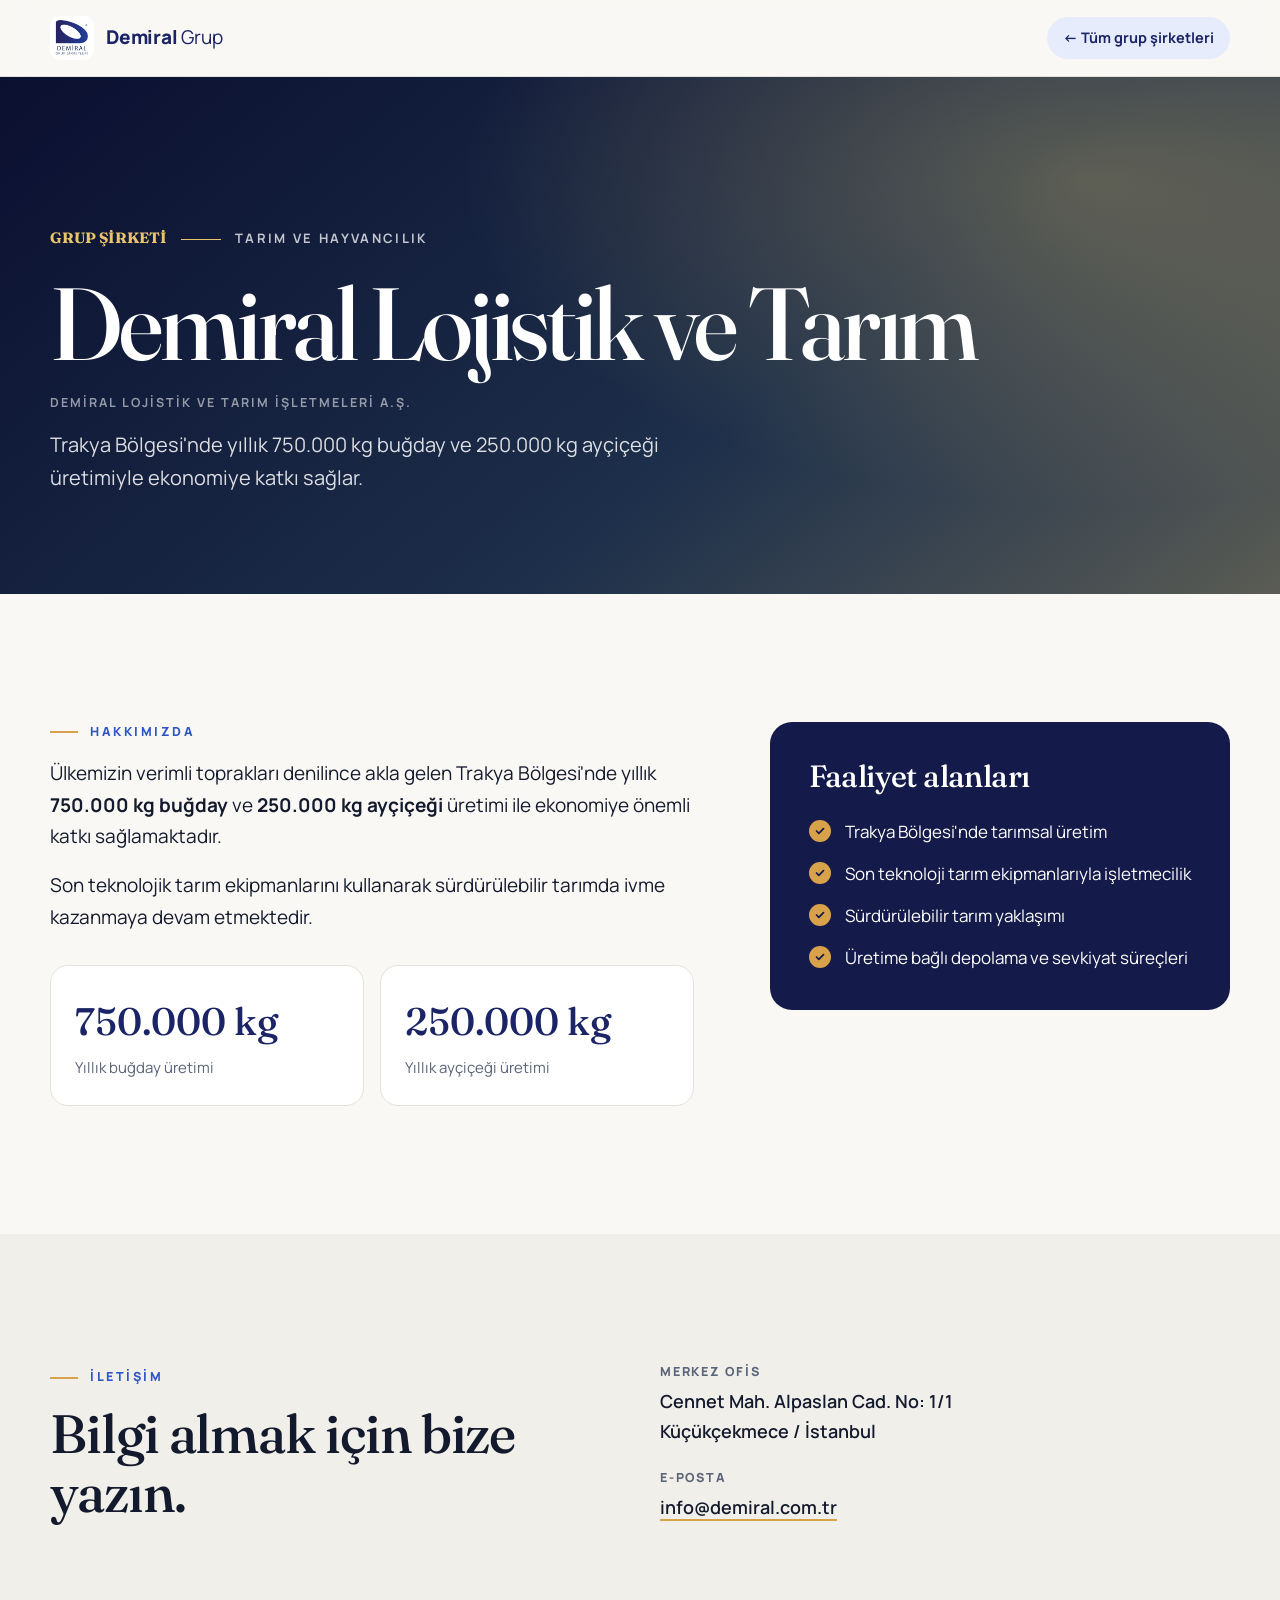
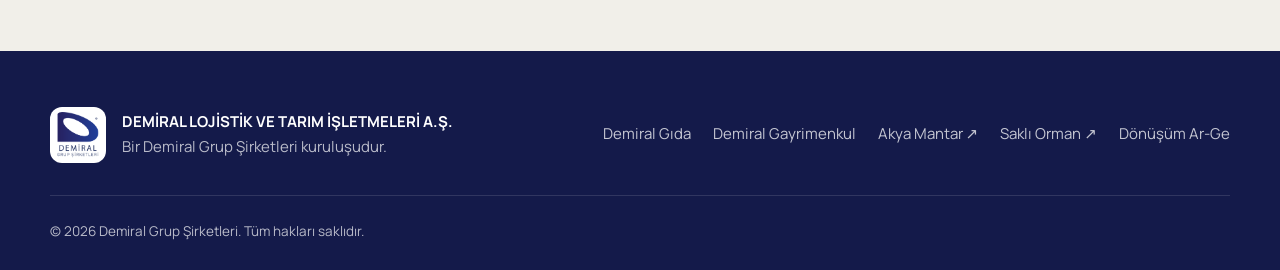
<file: firma/lojistik-tarim.html>
<!doctype html>
<html lang="tr">
<head>
  <meta charset="utf-8">
  <meta name="viewport" content="width=device-width, initial-scale=1">
  <title>Demiral Lojistik ve Tarım | Demiral Grup Şirketleri</title>
  <meta name="description" content="Trakya Bölgesi'nde yıllık 750.000 kg buğday ve 250.000 kg ayçiçeği üretimiyle ekonomiye katkı sağlar.">
  <meta name="theme-color" content="#1d2f4a">
  <link rel="icon" href="../assets/img/favicon.svg" type="image/svg+xml">
  <link rel="preconnect" href="https://fonts.googleapis.com">
  <link rel="preconnect" href="https://fonts.gstatic.com" crossorigin>
  <link href="https://fonts.googleapis.com/css2?family=Fraunces:opsz,wght@9..144,500;9..144,600&family=Manrope:wght@400;500;600;700;800&display=swap" rel="stylesheet">
  <link rel="stylesheet" href="../assets/css/style.css">
</head>
<body class="fpage" style="--a:#e9c46a;--b:#1d2f4a">
<header class="header is-solid">
  <div class="wrap header__in">
    <a class="brand" href="../index.html">
      <img src="../assets/img/logo.png" alt="Demiral Grup Şirketleri" width="44" height="44">
      <span class="brand__txt"><b>Demiral</b> Grup</span>
    </a>
    <a class="fback" href="../index.html#grup">← Tüm grup şirketleri</a>
  </div>
</header>
<main>
  <section class="fhero">
    <div class="wrap">
      <p class="slide__sec"><span>Grup Şirketi</span>Tarım ve Hayvancılık</p>
      <h1>Demiral Lojistik ve Tarım</h1>
      <p class="fhero__legal">DEMİRAL LOJİSTİK VE TARIM İŞLETMELERİ A.Ş.</p>
      <p class="fhero__lead">Trakya Bölgesi'nde yıllık 750.000 kg buğday ve 250.000 kg ayçiçeği üretimiyle ekonomiye katkı sağlar.</p>
    </div>
  </section>
  <section class="sec">
    <div class="wrap fbody">
      <div class="fbody__main">
        <p class="eyebrow">Hakkımızda</p>
        <p>Ülkemizin verimli toprakları denilince akla gelen Trakya Bölgesi'nde yıllık <strong>750.000 kg buğday</strong> ve <strong>250.000 kg ayçiçeği</strong> üretimi ile ekonomiye önemli katkı sağlamaktadır.</p><p>Son teknolojik tarım ekipmanlarını kullanarak sürdürülebilir tarımda ivme kazanmaya devam etmektedir.</p>
        
        <ul class="fstats"><li><b>750.000 kg</b><span>Yıllık buğday üretimi</span></li><li><b>250.000 kg</b><span>Yıllık ayçiçeği üretimi</span></li></ul>
      </div>
      <aside class="fbody__side">
        <h2>Faaliyet alanları</h2>
        <ul class="checks"><li>Trakya Bölgesi'nde tarımsal üretim</li><li>Son teknoloji tarım ekipmanlarıyla işletmecilik</li><li>Sürdürülebilir tarım yaklaşımı</li><li>Üretime bağlı depolama ve sevkiyat süreçleri</li></ul>
      </aside>
    </div>
  </section>
  <section class="sec sec--tint fcontact">
    <div class="wrap fcontact__in">
      <div>
        <p class="eyebrow">İletişim</p>
        <h2>Bilgi almak için bize yazın.</h2>
      </div>
      <dl class="info">
        <div><dt>Merkez Ofis</dt><dd>Cennet Mah. Alpaslan Cad. No: 1/1<br>Küçükçekmece / İstanbul</dd></div>
        <div><dt>E-posta</dt><dd><a href="mailto:info@demiral.com.tr">info@demiral.com.tr</a></dd></div>
      </dl>
    </div>
  </section>
</main>
<footer class="footer">
  <div class="wrap footer__in">
    <div class="footer__brand">
      <img src="../assets/img/logo.png" alt="" width="56" height="56">
      <p><b>DEMİRAL LOJİSTİK VE TARIM İŞLETMELERİ A.Ş.</b><br>Bir Demiral Grup Şirketleri kuruluşudur.</p>
    </div>
    <nav class="footer__nav" aria-label="Grup şirketleri"><a href="../index.html">Demiral Gıda</a><a href="gayrimenkul.html">Demiral Gayrimenkul</a><a href="https://mertcilli.github.io/akyamantar/" target="_blank" rel="noopener">Akya Mantar ↗</a><a href="https://www.sakliorman.com" target="_blank" rel="noopener">Saklı Orman ↗</a><a href="donusum-arge.html">Dönüşüm Ar-Ge</a></nav>
  </div>
  <div class="wrap footer__bot">© 2026 Demiral Grup Şirketleri. Tüm hakları saklıdır.</div>
</footer>
</body>
</html>
</file>
<file: assets/css/style.css>
:root{
  --navy-900:#141a4a;
  --navy-800:#1b2466;
  --navy-600:#22389a;
  --blue-500:#2f56c8;
  --blue-100:#e6ecfb;
  --wheat:#d8a24a;
  --wheat-soft:#f6ead2;
  --paper:#faf8f4;
  --ink:#141a2e;
  --muted:#5b6478;
  --line:#e4e2dc;
  --white:#fff;
  --radius:18px;
  --wrap:1180px;
  --serif:"Fraunces",Georgia,serif;
  --sans:"Manrope",system-ui,-apple-system,"Segoe UI",sans-serif;
}
*,*::before,*::after{box-sizing:border-box}
html{scroll-behavior:smooth;scroll-padding-top:80px}
body{margin:0;font-family:var(--sans);font-size:17px;line-height:1.65;color:var(--ink);background:var(--paper);-webkit-font-smoothing:antialiased}
img{display:block;max-width:100%;height:auto}
a{color:inherit}
h1,h2,h3{margin:0;line-height:1.1}
h2{font-family:var(--serif);font-weight:500;font-size:clamp(32px,4.4vw,54px);letter-spacing:-.02em}
h3{font-size:19px;font-weight:700;letter-spacing:-.01em}
p{margin:0}
.wrap{width:min(var(--wrap),100% - 40px);margin-inline:auto}
.skip{position:absolute;left:-999px;top:8px;background:#fff;padding:8px 14px;border-radius:8px;z-index:100}
.skip:focus{left:8px}
:focus-visible{outline:3px solid var(--wheat);outline-offset:3px}

/* buttons */
.btn{display:inline-flex;align-items:center;justify-content:center;gap:8px;padding:14px 26px;border-radius:999px;font-weight:700;font-size:15px;text-decoration:none;border:1.5px solid transparent;cursor:pointer;transition:transform .2s,background .2s,color .2s}
.btn:hover{transform:translateY(-2px)}
.btn--light{background:var(--white);color:var(--navy-800)}
.btn--ghost{border-color:rgba(255,255,255,.35);color:#fff}
.btn--ghost:hover{background:rgba(255,255,255,.1)}
.btn--dark{background:var(--navy-800);color:#fff;font-family:inherit}
.btn--dark:hover{background:var(--navy-600)}
.btn[disabled]{opacity:.6;pointer-events:none}
.linkbtn{background:none;border:0;padding:0;font:inherit;color:var(--blue-500);text-decoration:underline;text-underline-offset:3px;cursor:pointer}

.eyebrow{font-size:12.5px;font-weight:800;letter-spacing:.2em;text-transform:uppercase;color:var(--blue-500);margin-bottom:16px;display:flex;align-items:center;gap:12px}
.eyebrow::before{content:"";width:28px;height:2px;background:var(--wheat)}
.eyebrow--light{color:var(--wheat)}

/* header */
.header{position:fixed;inset:0 0 auto;z-index:50;transition:background .3s,box-shadow .3s}
.header.is-solid{background:rgba(250,248,244,.92);backdrop-filter:blur(14px);box-shadow:0 1px 0 var(--line)}
.header__in{display:flex;align-items:center;justify-content:space-between;height:76px}
.brand{display:flex;align-items:center;gap:12px;text-decoration:none;color:#fff;transition:color .3s}
.brand img{width:44px;height:44px;background:#fff;border-radius:10px;padding:4px}
.brand__txt{font-size:19px;letter-spacing:-.01em}
.brand__txt b{font-weight:800}
.is-solid .brand{color:var(--navy-800)}
.nav{display:flex;gap:4px;align-items:center}
.nav a{padding:9px 14px;border-radius:999px;font-size:14.5px;font-weight:600;text-decoration:none;color:rgba(255,255,255,.85);transition:background .2s,color .2s}
.nav a:hover,.nav a.is-active{color:#fff;background:rgba(255,255,255,.12)}
.is-solid .nav a{color:var(--muted)}
.is-solid .nav a:hover,.is-solid .nav a.is-active{color:var(--navy-800);background:var(--blue-100)}
.nav a.nav__cta{background:var(--wheat);color:var(--navy-900);margin-left:8px}
.is-solid .nav a.nav__cta{background:var(--navy-800);color:#fff}
.burger{display:none;width:44px;height:44px;border:0;background:none;cursor:pointer;position:relative}
.burger span{position:absolute;left:11px;right:11px;height:2px;background:#fff;border-radius:2px;transition:transform .25s,top .25s,background .3s}
.burger span:first-child{top:17px}.burger span:last-child{top:25px}
.is-solid .burger span,.menu-open .burger span{background:var(--navy-800)}
.menu-open .burger span:first-child{top:21px;transform:rotate(45deg)}
.menu-open .burger span:last-child{top:21px;transform:rotate(-45deg)}

/* showcase slider (grup şirketleri) */
.sr{position:absolute;width:1px;height:1px;overflow:hidden;clip:rect(0 0 0 0);white-space:nowrap}
.show{position:relative;height:100vh;height:100svh;min-height:600px;overflow:hidden;background:#0d1238;color:#fff;touch-action:none;user-select:none}
.show.is-drag{cursor:grabbing}
.show__track,.slide,.slide__bg{position:absolute;inset:0}
.show{--from:105%;--to:-105%;--bg-from:inset(100% 0 0 0);--bg-out:-14%}
.show[data-dir="prev"]{--from:-105%;--to:105%;--bg-from:inset(0 0 100% 0);--bg-out:14%}
.slide{visibility:hidden;z-index:1;clip-path:var(--bg-from)}
.slide.is-active{visibility:visible;z-index:2;clip-path:inset(0);transition:clip-path 1.15s cubic-bezier(.83,0,.17,1)}
.slide.is-leaving{visibility:visible;z-index:1;clip-path:inset(0)}
.is-leaving .slide__in{opacity:.3;transform:translateY(calc(var(--bg-out) * 1.6));transition:transform 1.15s cubic-bezier(.83,0,.17,1),opacity 1.15s}

/* arka plan: yön duyarlı perde */
.slide__bg{overflow:hidden;background:
  radial-gradient(70% 80% at 80% 30%,color-mix(in srgb,var(--a) 30%,transparent),transparent 70%),
  radial-gradient(60% 70% at 0% 100%,color-mix(in srgb,var(--a) 14%,transparent),transparent 70%),
  linear-gradient(140deg,#0b0f30,var(--b) 60%,color-mix(in srgb,var(--b) 70%,var(--a)))}
.slide__bg::after{content:"";position:absolute;inset:0;opacity:.08;mix-blend-mode:overlay;
  background-image:url("data:image/svg+xml,%3Csvg xmlns='http://www.w3.org/2000/svg' width='160' height='160'%3E%3Cfilter id='n'%3E%3CfeTurbulence baseFrequency='.9' numOctaves='2'/%3E%3C/filter%3E%3Crect width='100%25' height='100%25' filter='url(%23n)'/%3E%3C/svg%3E")}
.slide__bg::before{content:"";position:absolute;inset:0;z-index:1;background:#05071c;opacity:0;pointer-events:none}
.is-leaving .slide__bg{transform:translateY(var(--bg-out)) scale(1.04);transition:transform 1.15s cubic-bezier(.83,0,.17,1)}
.is-leaving .slide__bg::before{opacity:.65;transition:opacity 1.15s}

/* çizim: her girişte yeniden çizilir */
.slide__art{position:absolute;right:4%;top:50%;width:min(52vw,640px);height:auto;transform:translateY(-50%) rotate(-4deg);
  fill:none;stroke:var(--a);stroke-width:2.4;stroke-linecap:round;stroke-linejoin:round;opacity:.24;
  animation:drift 18s ease-in-out infinite alternate}
.slide__art *{stroke-dasharray:1;stroke-dashoffset:1}
.is-active .slide__art *{stroke-dashoffset:0;transition:stroke-dashoffset 2.4s cubic-bezier(.65,0,.35,1) .5s}
.is-leaving .slide__art *{stroke-dashoffset:0}
@keyframes drift{to{transform:translateY(-54%) rotate(3deg) scale(1.05)}}

.slide__in{position:relative;z-index:2;height:100%;display:flex;flex-direction:column;justify-content:center;padding:110px 0 150px}
.slide__sec{display:flex;align-items:center;gap:14px;font-size:13px;font-weight:700;letter-spacing:.18em;text-transform:uppercase;color:rgba(255,255,255,.75)}
.slide__sec span{font-family:var(--serif);font-size:15px;letter-spacing:0;color:var(--a)}
.slide__sec span::after{content:"";display:inline-block;width:40px;height:1px;margin-left:14px;vertical-align:middle;background:var(--a)}
.slide__title{margin:22px 0 0;font-family:var(--serif);font-weight:500;font-size:clamp(52px,10.5vw,150px);line-height:.95;letter-spacing:-.035em}
.slide__title a{text-decoration:none;display:inline-block;
  background:linear-gradient(100deg,var(--a) 0 50%,#fff 50% 100%) 100% 0/205% 100% no-repeat;
  -webkit-background-clip:text;background-clip:text;-webkit-text-fill-color:transparent;transition:background-position .7s cubic-bezier(.7,0,.2,1)}
.slide__title a:hover,.slide__title a:focus-visible{background-position:0 0}

/* başlık satırları: kaydırma yönünde gir / çık */
.ln{display:block;overflow:hidden;padding-bottom:.16em;margin-bottom:-.1em}
.ln>span{display:block;transform:translateY(var(--from)) skewY(var(--sk,4deg))}
.show[data-dir="prev"] .ln>span{--sk:-4deg}
.is-active .ln>span{transform:none;transition:transform 1.05s cubic-bezier(.16,1,.3,1) .45s}
.is-active .ln+.ln>span{transition-delay:.55s}
.is-leaving .ln>span{transform:translateY(var(--to)) skewY(calc(var(--sk,4deg) * -1));transition:transform .7s cubic-bezier(.7,0,.84,0)}
.is-leaving .ln+.ln>span{transition-delay:.05s}

.slide__sec,.slide__legal,.slide__lead,.slide__cta{opacity:0;transform:translateY(calc(var(--from) * .2))}
.is-active :is(.slide__sec,.slide__legal,.slide__lead,.slide__cta){opacity:1;transform:none;transition:opacity .7s,transform .9s cubic-bezier(.16,1,.3,1)}
.is-active .slide__sec{transition-delay:.4s}
.is-active .slide__legal{transition-delay:.7s}
.is-active .slide__lead{transition-delay:.8s}
.is-active .slide__cta{transition-delay:.9s}
.is-leaving :is(.slide__sec,.slide__legal,.slide__lead,.slide__cta){opacity:0;transform:translateY(calc(var(--to) * .2));transition:opacity .4s,transform .6s}

.slide__legal{margin-top:22px;font-size:12.5px;font-weight:700;letter-spacing:.16em;color:rgba(255,255,255,.55)}
.slide__lead{max-width:520px;margin-top:14px;font-size:clamp(16px,1.5vw,18px);color:rgba(255,255,255,.82)}
.slide__cta{align-self:flex-start;margin-top:30px;display:inline-flex;align-items:center;gap:12px;padding:13px 22px;border:1px solid rgba(255,255,255,.3);border-radius:999px;font-weight:700;font-size:15px;text-decoration:none;color:#fff}
.is-active .slide__cta:hover{background:#fff;color:#0d1238;border-color:#fff;transition:background .25s,color .25s,border-color .25s}
.slide__cta i{font-style:normal;display:grid;place-items:center;width:26px;height:26px;border-radius:50%;background:var(--a);color:#0d1238}

/* alt çubuk */
.show__bar{position:absolute;left:0;right:0;bottom:0;z-index:5;border-top:1px solid rgba(255,255,255,.14);background:linear-gradient(transparent,rgba(5,8,30,.35))}
.show__bar-in{display:flex;align-items:center;justify-content:space-between;gap:20px;height:92px}
.show__nav{display:flex;align-items:center;gap:12px;background:none;border:0;color:#fff;font:inherit;font-weight:700;font-size:14px;cursor:pointer;padding:6px}
.show__nav i{font-style:normal;display:grid;place-items:center;width:48px;height:48px;border:1px solid rgba(255,255,255,.3);border-radius:50%;font-size:18px;transition:background .25s,color .25s,transform .25s}
.show__nav:hover i{background:#fff;color:#0d1238}
.show__nav[data-dir="-1"]:hover i{transform:translateX(-3px)}
.show__nav[data-dir="1"]:hover i{transform:translateX(3px)}
.show__dots{list-style:none;margin:0;padding:0;display:flex;gap:6px;flex:1;justify-content:center}
.show__dots button{position:relative;display:flex;flex-direction:column;align-items:flex-start;gap:2px;min-width:110px;padding:12px 10px 14px;background:none;border:0;color:rgba(255,255,255,.5);font:inherit;text-align:left;cursor:pointer;transition:color .25s}
.show__dots b{font-family:var(--serif);font-weight:500;font-size:14px}
.show__dots span{font-size:12.5px;font-weight:700;white-space:nowrap}
.show__dots em{position:absolute;left:10px;right:10px;bottom:6px;height:2px;background:rgba(255,255,255,.18);overflow:hidden}
.show__dots em::after{content:"";position:absolute;inset:0;background:#fff;transform:scaleX(0);transform-origin:left}
.show__dots button:hover,.show__dots [aria-selected="true"]{color:#fff}
.show__dots [aria-selected="true"] em::after{transform:scaleX(1);transition:transform .4s}
.show.is-playing .show__dots [aria-selected="true"] em::after{transform:scaleX(0);animation:fill var(--dur,7s) linear forwards}
@keyframes fill{to{transform:scaleX(1)}}

/* sağ: kayan sayaç + kaydırma işareti */
.show__count{position:absolute;right:calc((100% - min(var(--wrap),100% - 40px))/2);top:50%;z-index:5;transform:translateY(-50%);display:flex;flex-direction:column;align-items:center;gap:10px;color:#fff}
.show__num{height:1.1em;overflow:hidden;font-family:var(--serif);font-size:30px;line-height:1.1}
.show__roll{display:flex;flex-direction:column;transform:translateY(calc(var(--i,0) * -1.1em));transition:transform .9s cubic-bezier(.83,0,.17,1)}
.show__total{font-size:12px;font-weight:700;letter-spacing:.14em;color:rgba(255,255,255,.5)}
.show__rail{position:relative;width:2px;height:120px;margin:8px 0;background:rgba(255,255,255,.16);border-radius:2px;overflow:hidden}
.show__rail i{position:absolute;inset:0;background:var(--wheat);transform-origin:top;transform:scaleY(var(--p,.1667));transition:transform .9s cubic-bezier(.83,0,.17,1)}
.show__cue{display:flex;flex-direction:column;align-items:center;gap:10px;font-size:11px;font-weight:700;letter-spacing:.18em;text-transform:uppercase;color:rgba(255,255,255,.5)}
.show__cue i{position:relative;width:20px;height:30px;border:1.5px solid rgba(255,255,255,.5);border-radius:12px}
.show__cue i::after{content:"";position:absolute;left:50%;top:6px;width:3px;height:6px;margin-left:-1.5px;border-radius:2px;background:#fff;animation:cue 1.6s ease-in-out infinite}
@keyframes cue{0%{opacity:0;transform:translateY(-3px)}40%{opacity:1}100%{opacity:0;transform:translateY(9px)}}

/* sections */
.sec{padding:clamp(80px,10vw,130px) 0}
.sec--tint{background:#f1efe9}
.sec__head{max-width:640px;margin-bottom:56px}
.sec__head p:last-child{margin-top:16px;color:var(--muted)}

/* about */
.about{display:grid;grid-template-columns:5fr 7fr;gap:clamp(32px,6vw,96px)}
.about__head h2{position:sticky;top:110px}
.lead{font-size:clamp(19px,2vw,23px);line-height:1.5;margin-bottom:20px}
.about__body>p:not(.lead){color:var(--muted)}
.mv{display:grid;grid-template-columns:1fr 1fr;gap:20px;margin-top:40px}
.mv__item{background:var(--white);border:1px solid var(--line);border-radius:var(--radius);padding:28px}
.mv__item h3{font-family:var(--serif);font-weight:600;font-size:22px;color:var(--navy-800);margin-bottom:10px}
.mv__item p{font-size:15.5px;color:var(--muted)}

/* cards */
.cards{list-style:none;margin:0;padding:0;display:grid;grid-template-columns:repeat(3,1fr);gap:20px}
.card{position:relative;background:var(--white);border:1px solid var(--line);border-radius:var(--radius);padding:32px 28px;transition:transform .3s,box-shadow .3s,border-color .3s}
.card:hover{transform:translateY(-4px);box-shadow:0 20px 40px -20px rgba(27,36,102,.25);border-color:transparent}
.card__no{position:absolute;top:24px;right:26px;font-family:var(--serif);font-size:15px;color:var(--wheat)}
.card__ic{width:48px;height:48px;fill:none;stroke:var(--navy-600);stroke-width:2.2;stroke-linejoin:round;stroke-linecap:round;margin-bottom:24px;padding:10px;background:var(--blue-100);border-radius:14px;box-sizing:content-box}
.card h3{margin-bottom:10px}
.card p{font-size:15.5px;color:var(--muted)}

/* quality */
.quality{background:var(--navy-900);color:#fff}
.quality__in{display:grid;grid-template-columns:1fr 1fr;gap:clamp(40px,7vw,110px);align-items:start}
.quality__l>p{margin-top:20px;color:rgba(255,255,255,.72)}
.checks{list-style:none;padding:0;margin:32px 0 0;display:grid;gap:14px}
.checks li{display:flex;gap:14px;align-items:flex-start}
.checks li::before{content:"";flex:none;width:22px;height:22px;margin-top:2px;border-radius:50%;background:var(--wheat) url("data:image/svg+xml,%3Csvg xmlns='http://www.w3.org/2000/svg' viewBox='0 0 24 24' fill='none' stroke='%23141a4a' stroke-width='3' stroke-linecap='round' stroke-linejoin='round'%3E%3Cpath d='M6 12l4 4 8-8'/%3E%3C/svg%3E") center/14px no-repeat}
.values{list-style:none;margin:0;padding:0;border-top:1px solid rgba(255,255,255,.15)}
.values li{display:flex;gap:28px;padding:32px 0;border-bottom:1px solid rgba(255,255,255,.15)}
.values span{font-family:var(--serif);font-size:15px;color:var(--wheat);padding-top:8px}
.values h3{font-family:var(--serif);font-weight:500;font-size:clamp(28px,3vw,38px);margin-bottom:6px}
.values p{color:rgba(255,255,255,.68)}

/* contact */
.contact{display:grid;grid-template-columns:5fr 7fr;gap:clamp(32px,6vw,96px);align-items:start}
.contact__info>p{margin-top:18px;color:var(--muted)}
.info{margin:36px 0 0;display:grid;gap:22px}
.info dt{font-size:12.5px;font-weight:800;letter-spacing:.14em;text-transform:uppercase;color:var(--muted);margin-bottom:4px}
.info dd{margin:0;font-size:18px;font-weight:600}
.info a{text-decoration:none;border-bottom:2px solid var(--wheat)}
.maplink{display:inline-block;margin-top:28px;font-weight:700;color:var(--blue-500);text-decoration:none}
.form{background:var(--white);border-radius:24px;padding:clamp(24px,4vw,44px);display:grid;gap:18px;box-shadow:0 30px 60px -40px rgba(27,36,102,.4)}
.form__row{display:grid;grid-template-columns:1fr 1fr;gap:18px}
.form label{display:grid;gap:8px;font-size:14px;font-weight:700}
.form small{font-weight:500;color:var(--muted)}
.form input:not([type=checkbox]),.form select,.form textarea{width:100%;font:inherit;font-size:16px;font-weight:500;padding:13px 15px;border:1.5px solid var(--line);border-radius:12px;background:var(--paper);color:var(--ink);transition:border-color .2s,background .2s}
.form input:focus,.form select:focus,.form textarea:focus{outline:none;border-color:var(--blue-500);background:#fff}
.form textarea{resize:vertical;min-height:130px}
.form .is-invalid{border-color:#c0392b!important}
.consent{display:flex!important;grid-template-columns:none;gap:12px!important;align-items:flex-start;font-weight:500!important;color:var(--muted)}
.consent input{margin-top:4px;width:18px;height:18px;accent-color:var(--navy-800);flex:none}
.form .btn{justify-self:start;padding-inline:40px}
.form__msg{font-size:15px;font-weight:600;min-height:1em}
.form__msg.ok{color:#1a7f37}.form__msg.err{color:#c0392b}
.hp{position:absolute;left:-9999px}

/* footer */
.footer{background:var(--navy-900);color:rgba(255,255,255,.7);padding:56px 0 28px;font-size:15px}
.footer__in{display:flex;justify-content:space-between;gap:32px;flex-wrap:wrap;align-items:center;padding-bottom:32px;border-bottom:1px solid rgba(255,255,255,.12)}
.footer__brand{display:flex;gap:16px;align-items:center}
.footer__brand img{background:#fff;border-radius:12px;padding:5px}
.footer__brand b{color:#fff}
.footer__nav{display:flex;flex-wrap:wrap;gap:6px 22px}
.footer__nav a,.footer__nav .linkbtn{color:rgba(255,255,255,.75);text-decoration:none;font-size:15px}
.footer__nav a:hover,.footer__nav .linkbtn:hover{color:#fff}
.footer__bot{padding-top:24px;font-size:13.5px}

/* dialog */
.dialog{border:0;border-radius:22px;padding:0;max-width:640px;width:calc(100% - 32px);max-height:85vh;color:var(--ink)}
.dialog::backdrop{background:rgba(20,26,74,.55);backdrop-filter:blur(4px)}
.dialog__in{padding:40px 36px;position:relative}
.dialog h2{font-size:30px;margin-bottom:16px}
.dialog h3{font-size:16px;margin:22px 0 6px;color:var(--navy-800)}
.dialog p{font-size:15.5px;color:var(--muted)}
.dialog__x{position:absolute;top:14px;right:16px;width:40px;height:40px;border:0;border-radius:50%;background:var(--paper);font-size:24px;cursor:pointer;color:var(--ink)}

/* reveal */
.js .reveal{opacity:0;transform:translateY(22px);transition:opacity .8s ease,transform .8s ease}
.js .reveal.is-in{opacity:1;transform:none}
@media (prefers-reduced-motion:reduce){
  .slide,.slide__in,.slide__bg,.ln>span,.slide__legal,.slide__lead,.slide__cta,.slide__sec,.slide__art *,.show__roll,.show__rail i{transition:none!important}
  .slide__art,.show__cue i::after{animation:none}
  html{scroll-behavior:auto}
  .js .reveal{opacity:1;transform:none;transition:none}
  .card,.btn{transition:none}
}

/* responsive */
@media (max-width:1100px){
  .show__dots span{display:none}
  .show__dots button{min-width:56px}
}
@media (max-width:960px){
  .cards{grid-template-columns:1fr 1fr}
  .about,.contact,.quality__in{grid-template-columns:1fr}
  .about__head h2{position:static}
}
@media (max-width:820px){
  .burger{display:block}
  .nav{position:fixed;inset:76px 0 auto;flex-direction:column;align-items:stretch;gap:2px;padding:12px 20px 24px;background:var(--paper);box-shadow:0 20px 30px -20px rgba(0,0,0,.25);transform:translateY(-12px);opacity:0;visibility:hidden;transition:.25s}
  .menu-open .nav{transform:none;opacity:1;visibility:visible}
  .nav a,.is-solid .nav a{color:var(--ink);padding:14px 16px;font-size:16px}
  .nav a.nav__cta{margin:8px 0 0;text-align:center;background:var(--navy-800);color:#fff}
  .menu-open.header{background:var(--paper)}
  .menu-open .brand{color:var(--navy-800)}
}
@media (max-width:620px){
  body{font-size:16px}
  .wrap{width:calc(100% - 32px)}
  .cards,.mv,.form__row{grid-template-columns:1fr}
  .values li{gap:18px}
  .slide__art{width:90vw;right:-20%;top:38%;opacity:.16}
  .slide__in{justify-content:flex-end;padding:100px 0 130px}
  .show__bar-in{height:80px;gap:8px}
  .show__nav span,.show__count{display:none}
  .show__nav i{width:42px;height:42px}
  .show__dots{gap:0}
  .show__dots button{min-width:0;padding:12px 6px 14px}
  .show__dots em{left:6px;right:6px}
  .dialog__in{padding:36px 22px}
}

/* firma detay sayfaları */
.fpage .header{position:sticky}
.fback{font-weight:700;font-size:14.5px;text-decoration:none;color:var(--navy-800);padding:9px 16px;border-radius:999px;background:var(--blue-100)}
.fback:hover{background:var(--navy-800);color:#fff}
.fhero{color:#fff;padding:clamp(80px,12vw,150px) 0 clamp(60px,8vw,100px);background:
  radial-gradient(70% 90% at 85% 20%,color-mix(in srgb,var(--a) 30%,transparent),transparent 70%),
  linear-gradient(140deg,#0b0f30,var(--b) 60%,color-mix(in srgb,var(--b) 70%,var(--a)))}
.fhero .slide__sec{opacity:1;transform:none}
.fhero h1{margin-top:22px;font-family:var(--serif);font-weight:500;font-size:clamp(44px,8vw,110px);letter-spacing:-.035em;line-height:.98}
.fhero__legal{margin-top:20px;font-size:12.5px;font-weight:700;letter-spacing:.16em;color:rgba(255,255,255,.55)}
.fhero__lead{max-width:620px;margin-top:14px;font-size:clamp(17px,1.6vw,20px);color:rgba(255,255,255,.85)}
.fbody{display:grid;grid-template-columns:7fr 5fr;gap:clamp(32px,6vw,96px);align-items:start}
.fbody__main p:not(.eyebrow){font-size:clamp(17px,1.5vw,19px);margin-bottom:18px}
.fquote{margin:32px 0 0;padding:28px 32px;border-left:4px solid var(--wheat);background:var(--white);border-radius:0 var(--radius) var(--radius) 0;font-family:var(--serif);font-size:clamp(20px,2vw,26px);line-height:1.35;color:var(--navy-800)}
.fstats{list-style:none;padding:0;margin:32px 0 0;display:grid;grid-template-columns:1fr 1fr;gap:16px}
.fstats li{background:var(--white);border:1px solid var(--line);border-radius:var(--radius);padding:24px}
.fstats b{display:block;font-family:var(--serif);font-weight:500;font-size:clamp(28px,3vw,40px);color:var(--navy-800)}
.fstats span{color:var(--muted);font-size:15px}
.fbody__side{background:var(--navy-900);color:#fff;border-radius:22px;padding:clamp(24px,3vw,40px)}
.fbody__side h2{font-size:clamp(26px,2.4vw,32px)}
.fbody__side .checks{margin-top:24px}
.fcontact__in{display:grid;grid-template-columns:1fr 1fr;gap:40px;align-items:end}
.fcontact .info{margin:0}
@media (max-width:860px){
  .fbody,.fcontact__in{grid-template-columns:1fr}
  .fback{font-size:13px;padding:8px 12px}
}
@media (max-width:520px){.fstats{grid-template-columns:1fr}}
</file>
